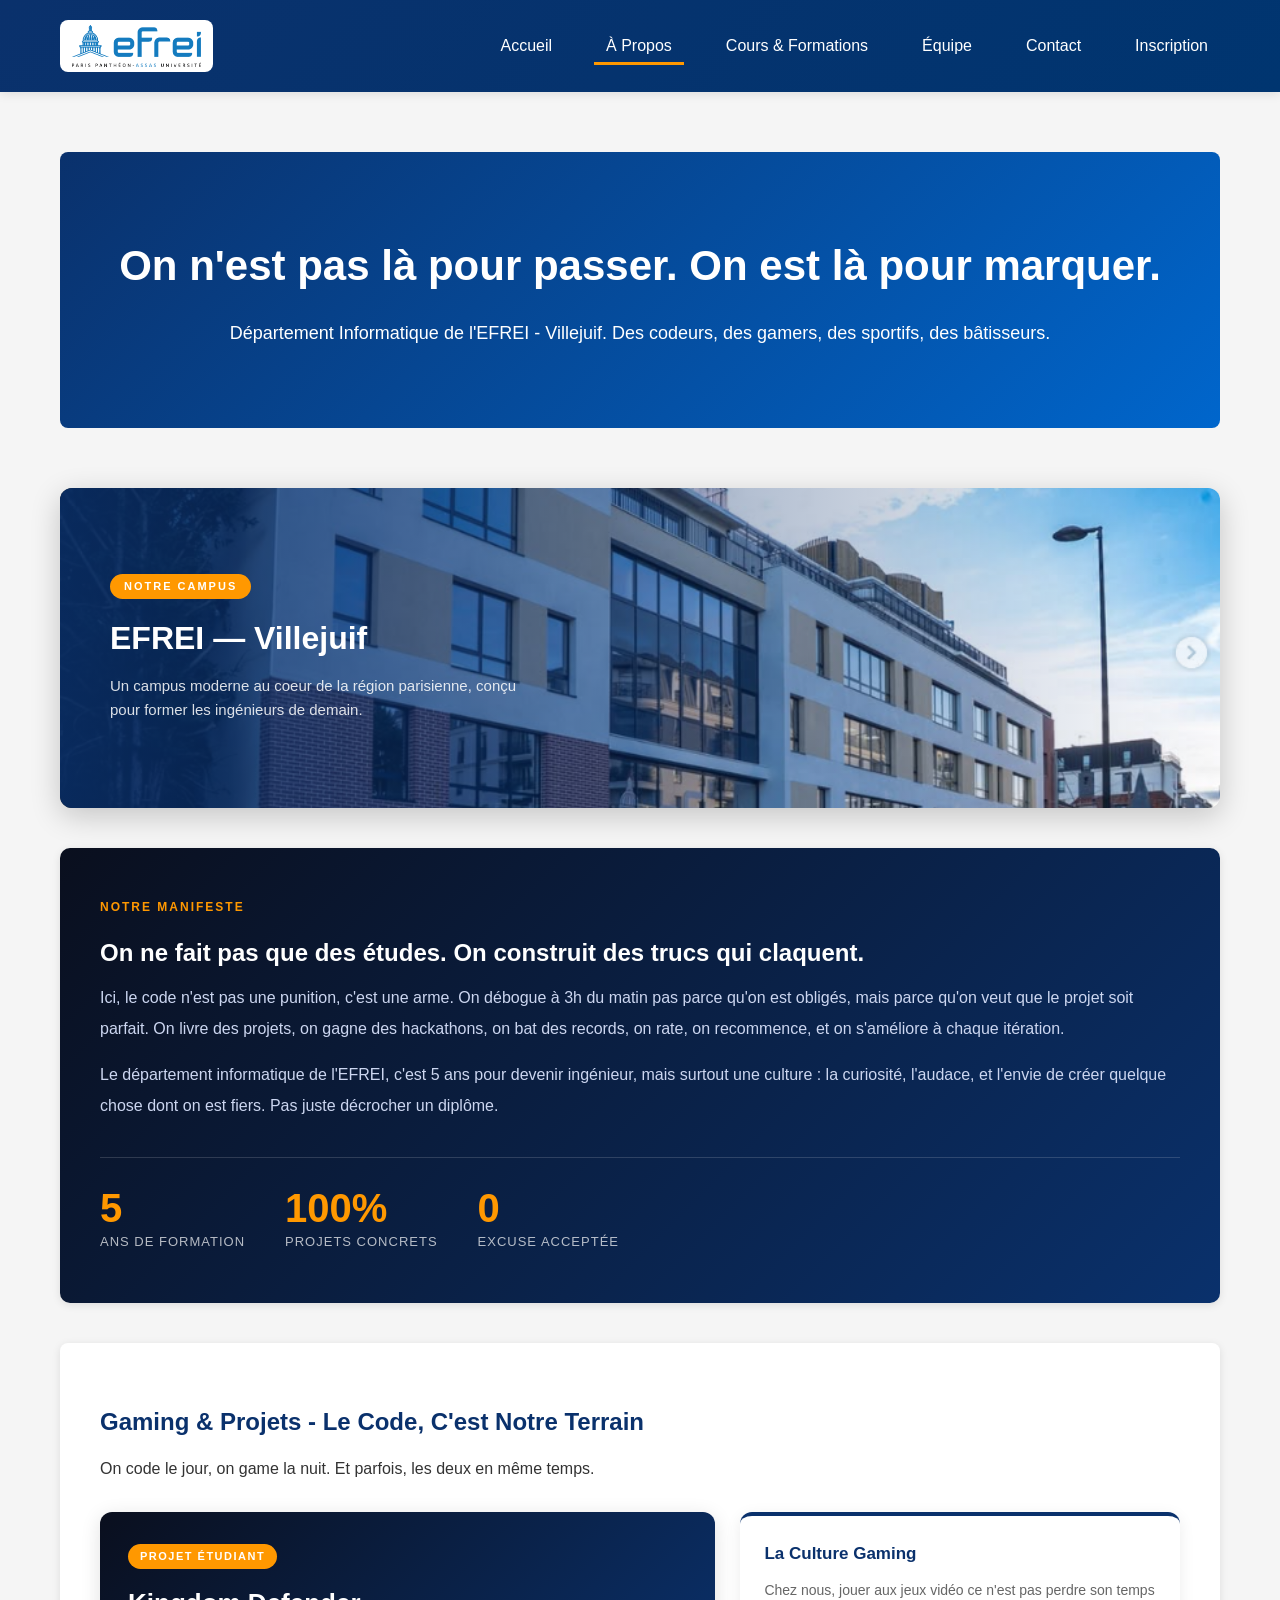
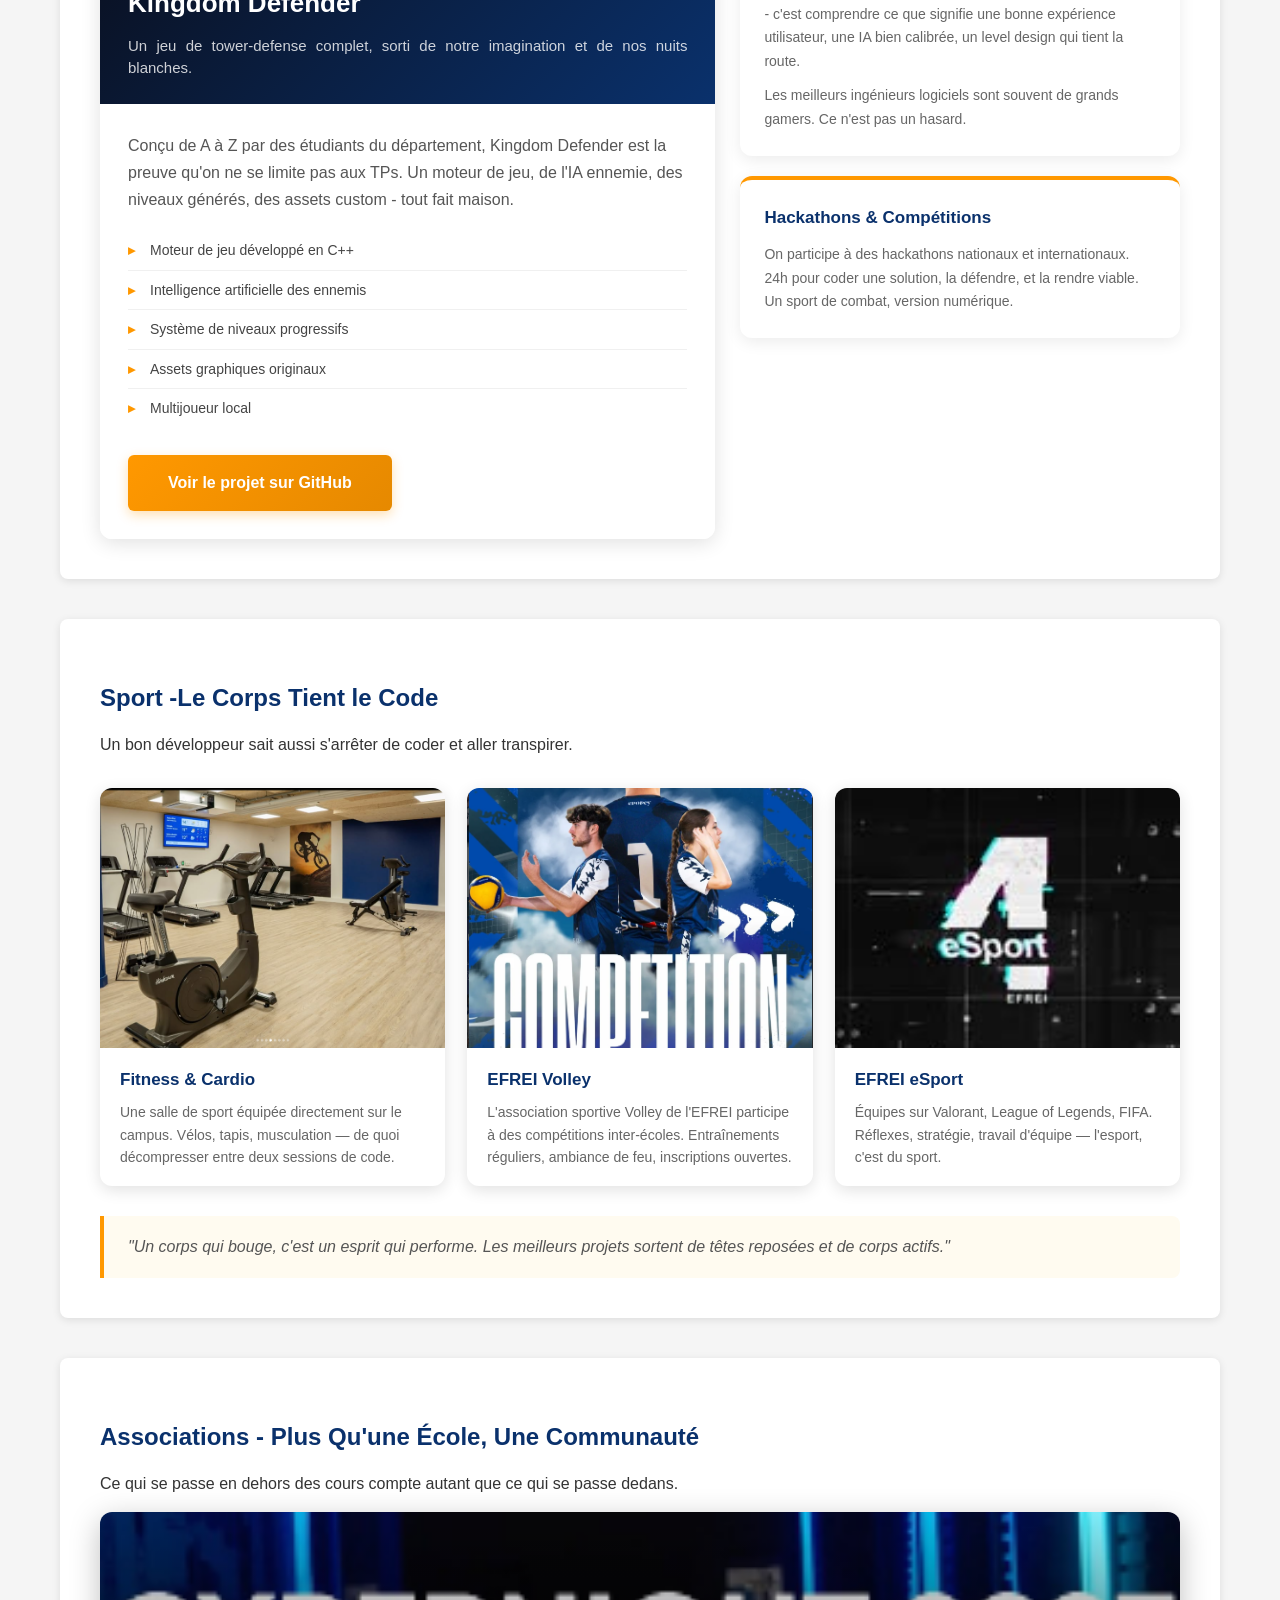
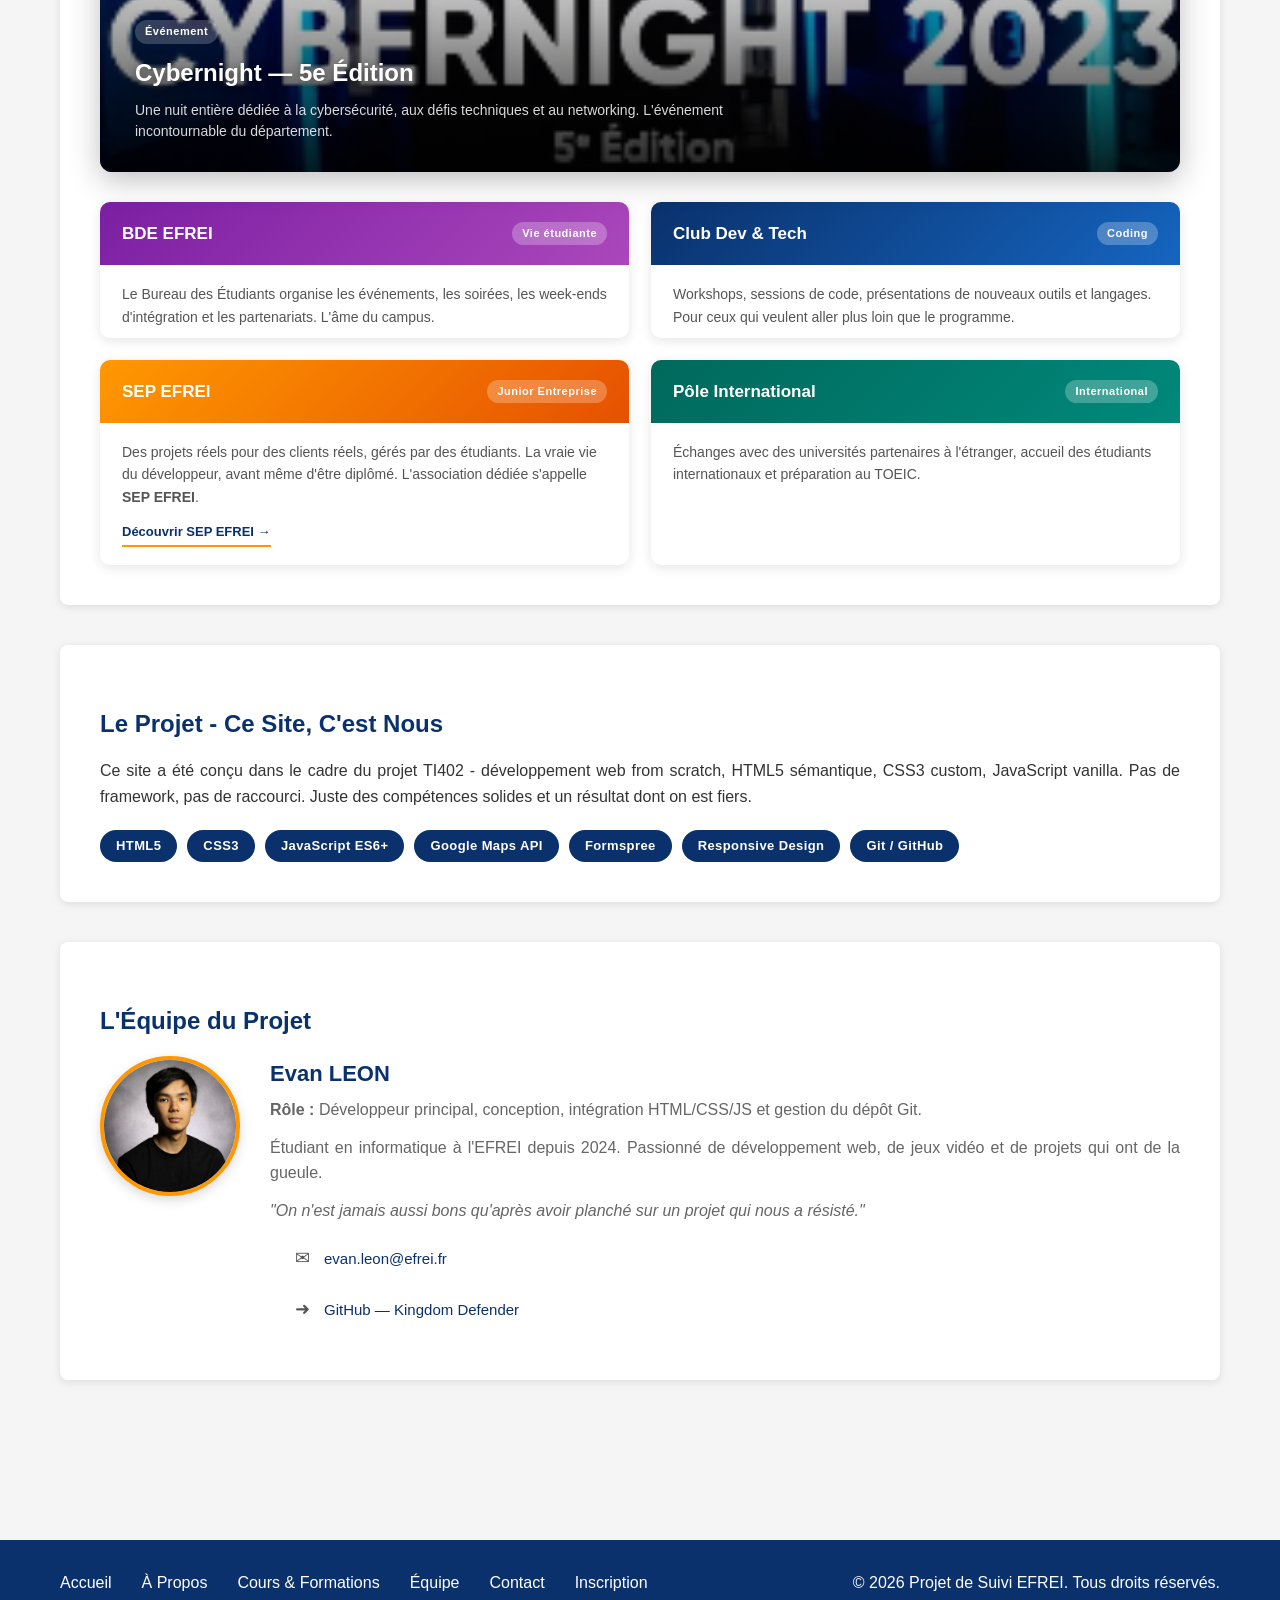
<file: pages/apropos.html>
<!DOCTYPE html>
<html lang="fr">
<head>
    <meta charset="UTF-8">
    <meta name="viewport" content="width=device-width, initial-scale=1.0">
    <title>À Propos - Département Informatique EFREI</title>
    <link rel="stylesheet" href="../styles.css">
    <script type="text/javascript" src="../script.js" defer></script>
</head>

<body>
    <header class="header">
        <div class="container">
            <div class="logo">
                <a href="../index.html">
                    <img src="../images/logoefrei.png" alt="EFREI Logo" class="logo-img">
                </a>
            </div>
            <nav class="nav-main">
                <ul>
                    <li><a href="../index.html">Accueil</a></li>
                    <li><a href="apropos.html" class="active">À Propos</a></li>
                    <li><a href="cours.html">Cours &amp; Formations</a></li>
                    <li><a href="equipe.html">Équipe</a></li>
                    <li><a href="contact.html">Contact</a></li>
                    <li><a href="inscription.html">Inscription</a></li>
                </ul>
            </nav>
        </div>
    </header>

    <main class="main-content">
        <div class="container">

            <!-- HERO -->
            <section class="hero">
                <h2>On n'est pas là pour passer. On est là pour marquer.</h2>
                <p>Département Informatique de l'EFREI - Villejuif. Des codeurs, des gamers, des sportifs, des bâtisseurs.</p>
            </section>

            <!-- CAMPUS BANNER -->
            <section class="campus-banner">
                <img src="../images/campus-efrei.jpg.png" alt="Campus EFREI Villejuif" class="campus-img">
                <div class="campus-overlay">
                    <span class="campus-tag">Notre Campus</span>
                    <h3>EFREI — Villejuif</h3>
                    <p>Un campus moderne au coeur de la région parisienne, conçu pour former les ingénieurs de demain.</p>
                </div>
            </section>

            <!-- MANIFESTE -->
            <section class="content-section manifeste-section">
                <div class="manifeste-inner">
                    <p class="manifeste-label">Notre Manifeste</p>
                    <h3 class="manifeste-title">On ne fait pas que des études. On construit des trucs qui claquent.</h3>
                    <p class="manifeste-body">
                        Ici, le code n'est pas une punition, c'est une arme. On débogue à 3h du matin
                        pas parce qu'on est obligés, mais parce qu'on veut que le projet soit parfait.
                        On livre des projets, on gagne des hackathons, on bat des records, on rate, on recommence,
                        et on s'améliore à chaque itération.
                    </p>
                    <p class="manifeste-body">
                        Le département informatique de l'EFREI, c'est 5 ans pour devenir ingénieur,
                        mais surtout une culture : la curiosité, l'audace, et l'envie de créer quelque
                        chose dont on est fiers. Pas juste décrocher un diplôme.
                    </p>
                    <div class="manifeste-stats">
                        <div class="manifeste-stat">
                            <span class="manifeste-stat-num">5</span>
                            <span class="manifeste-stat-lbl">ans de formation</span>
                        </div>
                        <div class="manifeste-stat">
                            <span class="manifeste-stat-num">100%</span>
                            <span class="manifeste-stat-lbl">projets concrets</span>
                        </div>
                        <div class="manifeste-stat">
                            <span class="manifeste-stat-num">0</span>
                            <span class="manifeste-stat-lbl">excuse acceptée</span>
                        </div>
                    </div>
                </div>
            </section>

            <!-- JEUX VIDEO -->
            <section class="content-section">
                <h3>Gaming &amp; Projets - Le Code, C'est Notre Terrain</h3>
                <p>On code le jour, on game la nuit. Et parfois, les deux en même temps.</p>

                <div class="gaming-layout">
                    <div class="gaming-card-main">
                        <div class="gaming-card-header">
                            <span class="gaming-badge">Projet étudiant</span>
                            <h4>Kingdom Defender</h4>
                            <p class="gaming-subtitle">Un jeu de tower-defense complet, sorti de notre imagination et de nos nuits blanches.</p>
                        </div>
                        <div class="gaming-card-body">
                            <p>
                                Conçu de A à Z par des étudiants du département, Kingdom Defender est la preuve
                                qu'on ne se limite pas aux TPs. Un moteur de jeu, de l'IA ennemie, des niveaux
                                générés, des assets custom - tout fait maison.
                            </p>
                            <ul class="gaming-features">
                                <li>Moteur de jeu développé en C++</li>
                                <li>Intelligence artificielle des ennemis</li>
                                <li>Système de niveaux progressifs</li>
                                <li>Assets graphiques originaux</li>
                                <li>Multijoueur local</li>
                            </ul>
                            <a href="https://github.com/JeanChipo/Kingdom_Defender" target="_blank" rel="noopener" class="download-button gaming-btn">
                                Voir le projet sur GitHub
                            </a>
                        </div>
                    </div>

                    <div class="gaming-aside">
                        <div class="gaming-culture-card">
                            <h4>La Culture Gaming</h4>
                            <p>Chez nous, jouer aux jeux vidéo ce n'est pas perdre son temps - c'est comprendre ce que signifie une bonne expérience utilisateur, une IA bien calibrée, un level design qui tient la route.</p>
                            <p>Les meilleurs ingénieurs logiciels sont souvent de grands gamers. Ce n'est pas un hasard.</p>
                        </div>
                        <div class="gaming-culture-card gaming-culture-alt">
                            <h4>Hackathons &amp; Compétitions</h4>
                            <p>On participe à des hackathons nationaux et internationaux. 24h pour coder une solution, la défendre, et la rendre viable. Un sport de combat, version numérique.</p>
                        </div>
                    </div>
                </div>
            </section>

            <!-- SPORT -->
            <section class="content-section">
                <h3>Sport -Le Corps Tient le Code</h3>
                <p>Un bon développeur sait aussi s'arrêter de coder et aller transpirer.</p>

                <div class="sport-photo-grid-3">
                    <div class="sport-photo-card">
                        <img src="../images/salle-sport.jpg.png" alt="Salle de sport EFREI" class="sport-photo-img-lg">
                        <div class="sport-photo-body">
                            <h4>Fitness &amp; Cardio</h4>
                            <p>Une salle de sport équipée directement sur le campus. Vélos, tapis, musculation — de quoi décompresser entre deux sessions de code.</p>
                        </div>
                    </div>
                    <div class="sport-photo-card">
                        <img src="../images/efrei-volley.jpg.png" alt="EFREI Volley" class="sport-photo-img-lg">
                        <div class="sport-photo-body">
                            <h4>EFREI Volley</h4>
                            <p>L'association sportive Volley de l'EFREI participe à des compétitions inter-écoles. Entraînements réguliers, ambiance de feu, inscriptions ouvertes.</p>
                        </div>
                    </div>
                    <div class="sport-photo-card">
                        <img src="../images/esport-efrei.jpg.jpg" alt="EFREI eSport" class="sport-photo-img-lg">
                        <div class="sport-photo-body">
                            <h4>EFREI eSport</h4>
                            <p>Équipes sur Valorant, League of Legends, FIFA. Réflexes, stratégie, travail d'équipe — l'esport, c'est du sport.</p>
                        </div>
                    </div>
                </div>

                <blockquote class="sport-quote">
                    "Un corps qui bouge, c'est un esprit qui performe. Les meilleurs projets sortent de têtes reposées et de corps actifs."
                </blockquote>
            </section>

            <!-- ASSOCIATIONS -->
            <section class="content-section">
                <h3>Associations - Plus Qu'une École, Une Communauté</h3>
                <p>Ce qui se passe en dehors des cours compte autant que ce qui se passe dedans.</p>

                <!-- Cybernight — carte photo mise en avant -->
                <div class="cybernight-card">
                    <img src="../images/cybernight.jpg.png" alt="Cybernight 2023" class="cybernight-img">
                    <div class="cybernight-overlay">
                        <span class="asso-tag">Événement</span>
                        <h4>Cybernight — 5e Édition</h4>
                        <p>Une nuit entière dédiée à la cybersécurité, aux défis techniques et au networking. L'événement incontournable du département.</p>
                    </div>
                </div>

                <div class="asso-grid">
                    <div class="asso-card">
                        <div class="asso-card-header asso-bde">
                            <h4>BDE EFREI</h4>
                            <span class="asso-tag">Vie étudiante</span>
                        </div>
                        <p>Le Bureau des Étudiants organise les événements, les soirées, les week-ends d'intégration et les partenariats. L'âme du campus.</p>
                    </div>
                    <div class="asso-card">
                        <div class="asso-card-header asso-tech">
                            <h4>Club Dev &amp; Tech</h4>
                            <span class="asso-tag">Coding</span>
                        </div>
                        <p>Workshops, sessions de code, présentations de nouveaux outils et langages. Pour ceux qui veulent aller plus loin que le programme.</p>
                    </div>
                    <div class="asso-card">
                        <div class="asso-card-header asso-junior">
                            <h4>SEP EFREI</h4>
                            <span class="asso-tag">Junior Entreprise</span>
                        </div>
                        <p>Des projets réels pour des clients réels, gérés par des étudiants. La vraie vie du développeur, avant même d'être diplômé. L'association dédiée s'appelle <strong>SEP EFREI</strong>.</p>
                        <a href="https://etudiant.sepefrei.fr" target="_blank" rel="noopener" class="asso-link">Découvrir SEP EFREI &rarr;</a>
                    </div>
                    <div class="asso-card">
                        <div class="asso-card-header asso-inter">
                            <h4>Pôle International</h4>
                            <span class="asso-tag">International</span>
                        </div>
                        <p>Échanges avec des universités partenaires à l'étranger, accueil des étudiants internationaux et préparation au TOEIC.</p>
                    </div>
                </div>
            </section>

            <!-- LE PROJET TECHNIQUE -->
            <section class="content-section">
                <h3>Le Projet - Ce Site, C'est Nous</h3>
                <p>
                    Ce site a été conçu dans le cadre du projet TI402 - développement web from scratch,
                    HTML5 sémantique, CSS3 custom, JavaScript vanilla. Pas de framework, pas de raccourci.
                    Juste des compétences solides et un résultat dont on est fiers.
                </p>
                <div class="tech-tags">
                    <span class="tech-tag">HTML5</span>
                    <span class="tech-tag">CSS3</span>
                    <span class="tech-tag">JavaScript ES6+</span>
                    <span class="tech-tag">Google Maps API</span>
                    <span class="tech-tag">Formspree</span>
                    <span class="tech-tag">Responsive Design</span>
                    <span class="tech-tag">Git / GitHub</span>
                </div>
            </section>

            <!-- L'ÉQUIPE -->
            <section class="content-section">
                <h3>L'Équipe du Projet</h3>
                <div class="contact-profile">
                    <img src="../images/evan.png" alt="Evan LEON" class="contact-photo">
                    <div class="contact-info">
                        <h4>Evan LEON</h4>
                        <p><strong>Rôle :</strong> Développeur principal, conception, intégration HTML/CSS/JS et gestion du dépôt Git.</p>
                        <p>Étudiant en informatique à l'EFREI depuis 2024. Passionné de développement web, de jeux vidéo et de projets qui ont de la gueule.</p>
                        <p><em>"On n'est jamais aussi bons qu'après avoir planché sur un projet qui nous a résisté."</em></p>
                        <ul class="contact-details">
                            <li><span class="contact-icon">&#x2709;</span> <a href="mailto:evan.leon@efrei.fr">evan.leon@efrei.fr</a></li>
                            <li><span class="contact-icon">&#x279C;</span> <a href="https://github.com/JeanChipo/Kingdom_Defender" target="_blank" rel="noopener">GitHub — Kingdom Defender</a></li>
                        </ul>
                    </div>
                </div>
            </section>

        </div>
    </main>

    <!-- Footer -->
    <footer class="footer">
        <div class="container">
            <nav class="nav-footer">
                <ul>
                    <li><a href="../index.html">Accueil</a></li>
                    <li><a href="apropos.html">À Propos</a></li>
                    <li><a href="cours.html">Cours &amp; Formations</a></li>
                    <li><a href="equipe.html">Équipe</a></li>
                    <li><a href="contact.html">Contact</a></li>
                    <li><a href="inscription.html">Inscription</a></li>
                </ul>
            </nav>
            <p>&copy; 2026 Projet de Suivi EFREI. Tous droits réservés.</p>
        </div>
    </footer>
</body>
</html>
</file>
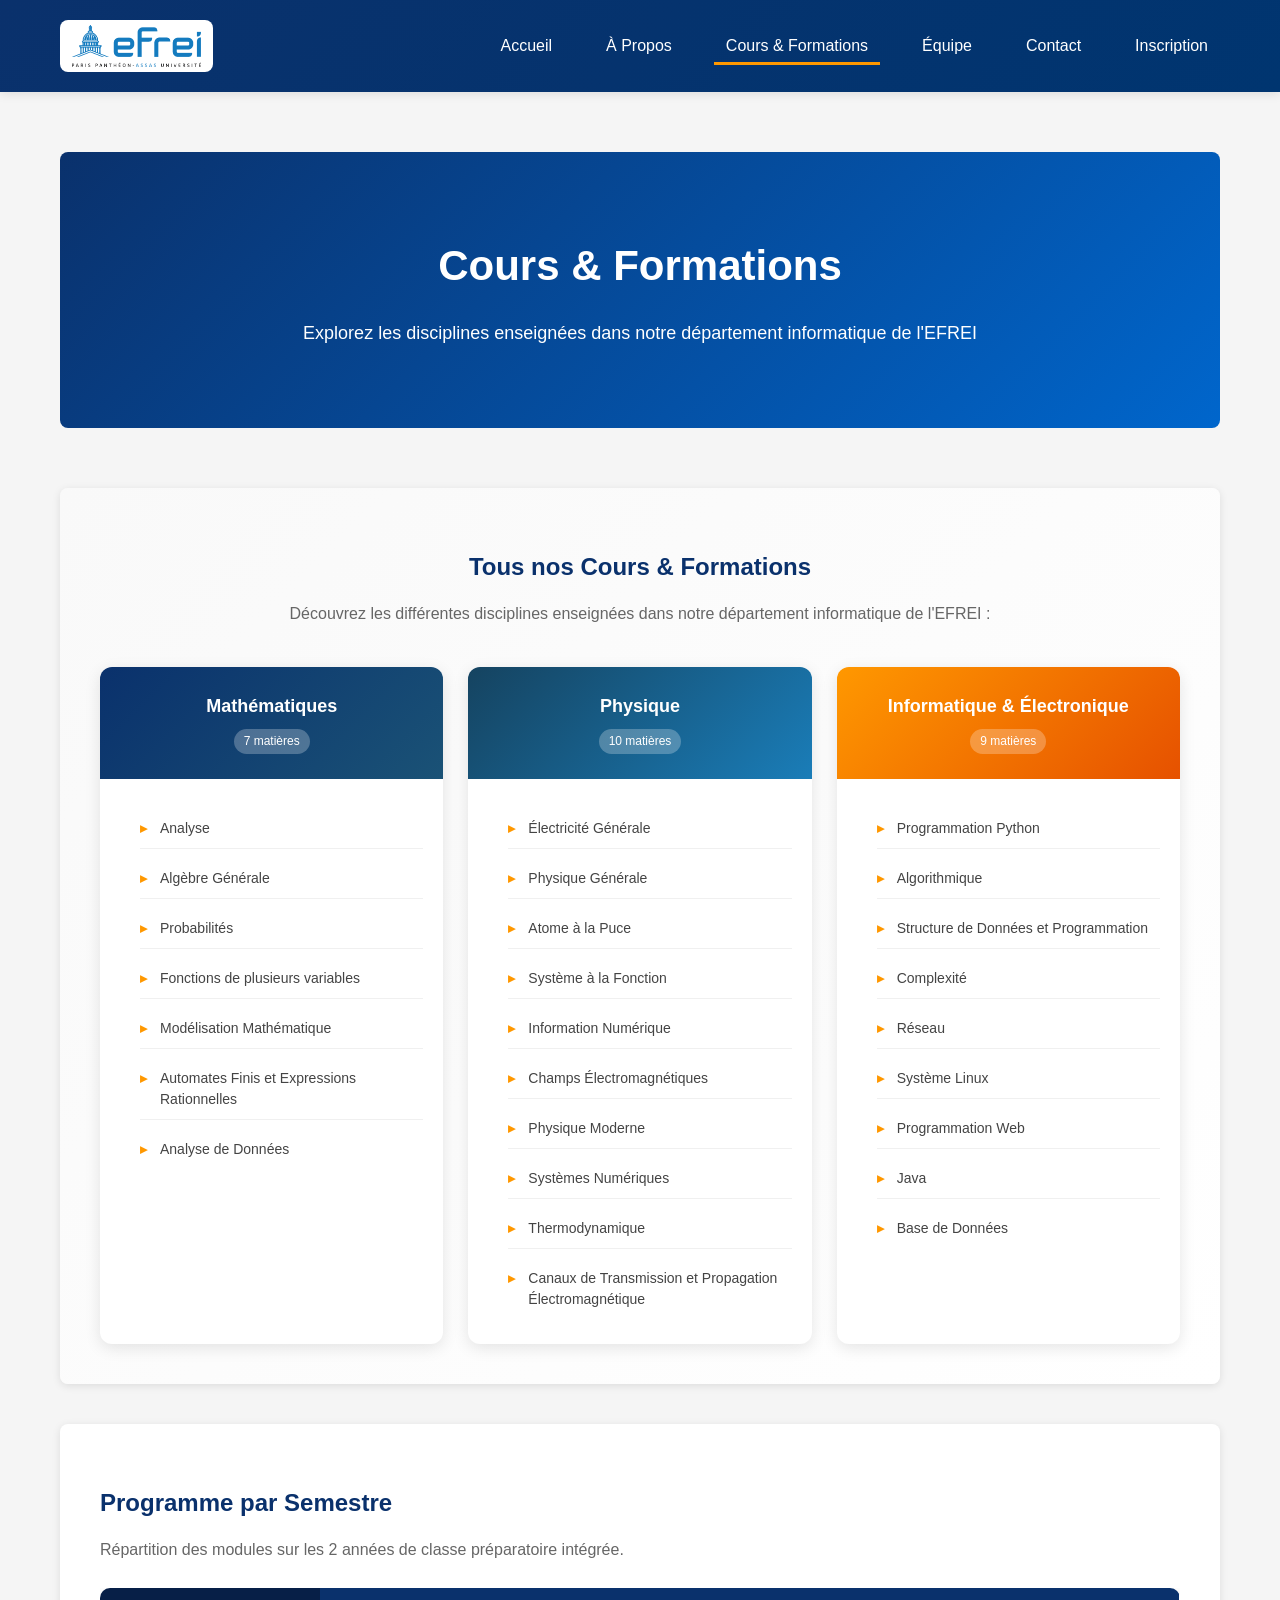
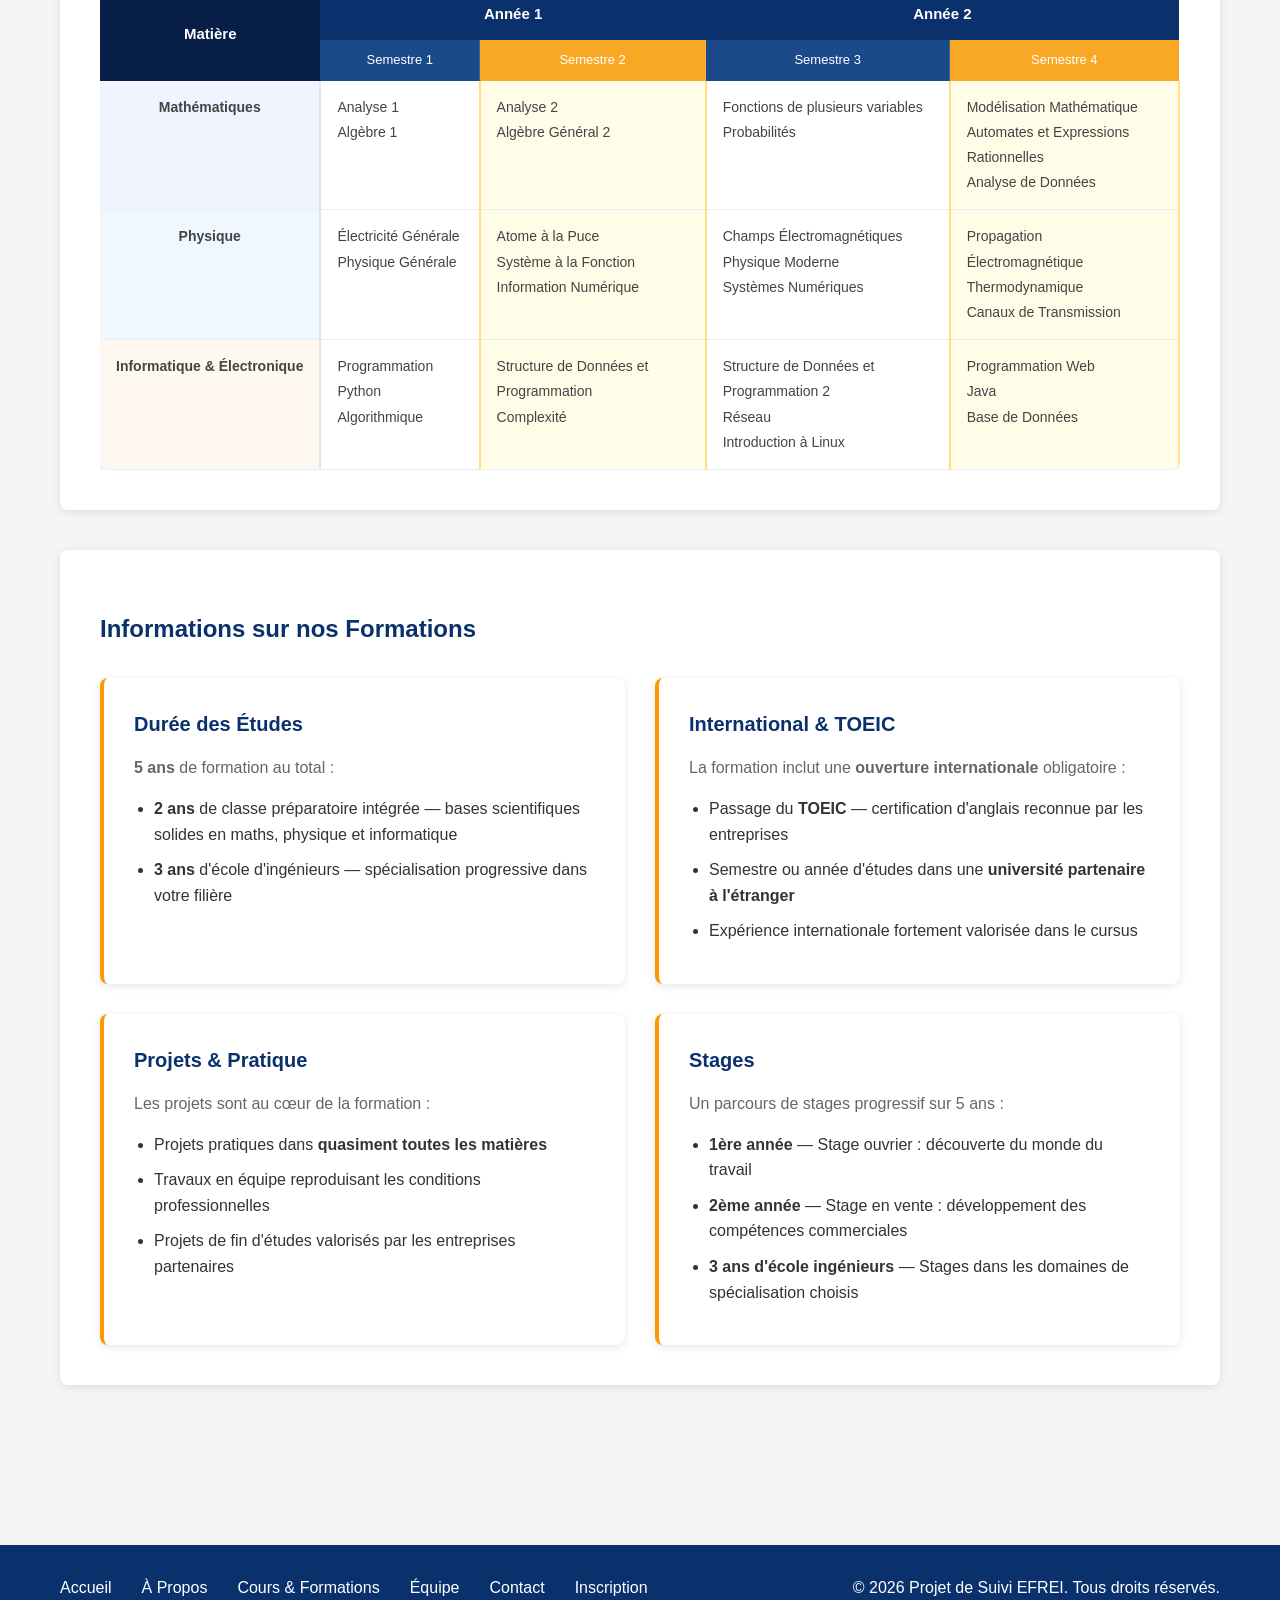
<file: pages/cours.html>
<!DOCTYPE html>
<html lang="fr">
<head>
    <meta charset="UTF-8">
    <meta name="viewport" content="width=device-width, initial-scale=1.0">
    <title>Cours & Formations - Projet de Suivi</title>
    <link rel="stylesheet" href="../styles.css">
    <script type="text/javascript" src="../script.js" defer></script>
</head>

<body>
    <header class="header">
        <div class="container">
            <div class="logo">
                <a href="../index.html">
                    <img src="../images/logoefrei.png" alt="EFREI Logo" class="logo-img">
                </a>
            </div>
            <nav class="nav-main">
                <ul>
                    <li><a href="../index.html">Accueil</a></li>
                    <li><a href="apropos.html">À Propos</a></li>
                    <li><a href="cours.html" class="active">Cours & Formations</a></li>
                    <li><a href="equipe.html">Équipe</a></li>
                    <li><a href="contact.html">Contact</a></li>
                    <li><a href="inscription.html">Inscription</a></li>
                </ul>
            </nav>
        </div>
    </header>

    <main class="main-content">
        <div class="container">

            <section class="hero">
                <h2>Cours & Formations</h2>
                <p>Explorez les disciplines enseignées dans notre département informatique de l'EFREI</p>
            </section>

            <section class="content-section courses-section">
                <h3>Tous nos Cours & Formations</h3>
                <p>Découvrez les différentes disciplines enseignées dans notre département informatique de l'EFREI :</p>

                <div class="courses-grid-3">

                    <div class="course-card-v2">
                        <div class="course-card-header math">
                            <h4>Mathématiques</h4>
                            <span class="course-count">7 matières</span>
                        </div>
                        <ul class="course-card-list">
                            <li>Analyse</li>
                            <li>Algèbre Générale</li>
                            <li>Probabilités</li>
                            <li>Fonctions de plusieurs variables</li>
                            <li>Modélisation Mathématique</li>
                            <li>Automates Finis et Expressions Rationnelles</li>
                            <li>Analyse de Données</li>
                        </ul>
                    </div>

                    <div class="course-card-v2">
                        <div class="course-card-header physique">
                            <h4>Physique</h4>
                            <span class="course-count">10 matières</span>
                        </div>
                        <ul class="course-card-list">
                            <li>Électricité Générale</li>
                            <li>Physique Générale</li>
                            <li>Atome à la Puce</li>
                            <li>Système à la Fonction</li>
                            <li>Information Numérique</li>
                            <li>Champs Électromagnétiques</li>
                            <li>Physique Moderne</li>
                            <li>Systèmes Numériques</li>
                            <li>Thermodynamique</li>
                            <li>Canaux de Transmission et Propagation Électromagnétique</li>
                        </ul>
                    </div>

                    <div class="course-card-v2">
                        <div class="course-card-header info">
                            <h4>Informatique & Électronique</h4>
                            <span class="course-count">9 matières</span>
                        </div>
                        <ul class="course-card-list">
                            <li>Programmation Python</li>
                            <li>Algorithmique</li>
                            <li>Structure de Données et Programmation</li>
                            <li>Complexité</li>
                            <li>Réseau</li>
                            <li>Système Linux</li>
                            <li>Programmation Web</li>
                            <li>Java</li>
                            <li>Base de Données</li>
                        </ul>
                    </div>

                </div>
            </section>

            <section class="content-section">
                <h3>Programme par Semestre</h3>
                <p style="color:#666; margin-bottom:25px;">Répartition des modules sur les 2 années de classe préparatoire intégrée.</p>
                <div class="table-wrapper">
                    <table class="formations-table">
                        <thead>
                            <tr>
                                <th scope="col" rowspan="2">Matière</th>
                                <th scope="colgroup" colspan="2">Année 1</th>
                                <th scope="colgroup" colspan="2">Année 2</th>
                            </tr>
                            <tr>
                                <th scope="col">Semestre 1</th>
                                <th scope="col">Semestre 2</th>
                                <th scope="col">Semestre 3</th>
                                <th scope="col">Semestre 4</th>
                            </tr>
                        </thead>
                        <tbody>
                            <tr>
                                <td class="matiere-label math-label">Mathématiques</td>
                                <td>Analyse 1<br>Algèbre 1</td>
                                <td>Analyse 2<br>Algèbre Général 2</td>
                                <td>Fonctions de plusieurs variables<br>Probabilités</td>
                                <td>Modélisation Mathématique<br>Automates et Expressions Rationnelles<br>Analyse de Données</td>
                            </tr>
                            <tr>
                                <td class="matiere-label physique-label">Physique</td>
                                <td>Électricité Générale<br>Physique Générale</td>
                                <td>Atome à la Puce<br>Système à la Fonction<br>Information Numérique</td>
                                <td>Champs Électromagnétiques<br>Physique Moderne<br>Systèmes Numériques</td>
                                <td>Propagation Électromagnétique<br>Thermodynamique<br>Canaux de Transmission</td>
                            </tr>
                            <tr>
                                <td class="matiere-label info-label">Informatique &amp; Électronique</td>
                                <td>Programmation Python<br>Algorithmique</td>
                                <td>Structure de Données et Programmation<br>Complexité</td>
                                <td>Structure de Données et Programmation 2<br>Réseau<br>Introduction à Linux</td>
                                <td>Programmation Web<br>Java<br>Base de Données</td>
                            </tr>
                        </tbody>
                    </table>
                </div>
            </section>

            <section class="content-section">
                <h3>Informations sur nos Formations</h3>
                <div class="cards-2x2">
                    <div class="card">
                        <h4>Durée des Études</h4>
                        <p><strong>5 ans</strong> de formation au total :</p>
                        <ul>
                            <li><strong>2 ans</strong> de classe préparatoire intégrée — bases scientifiques solides en maths, physique et informatique</li>
                            <li><strong>3 ans</strong> d'école d'ingénieurs — spécialisation progressive dans votre filière</li>
                        </ul>
                    </div>
                    <div class="card">
                        <h4>International & TOEIC</h4>
                        <p>La formation inclut une <strong>ouverture internationale</strong> obligatoire :</p>
                        <ul>
                            <li>Passage du <strong>TOEIC</strong> — certification d'anglais reconnue par les entreprises</li>
                            <li>Semestre ou année d'études dans une <strong>université partenaire à l'étranger</strong></li>
                            <li>Expérience internationale fortement valorisée dans le cursus</li>
                        </ul>
                    </div>
                    <div class="card">
                        <h4>Projets & Pratique</h4>
                        <p>Les projets sont au c&#339;ur de la formation :</p>
                        <ul>
                            <li>Projets pratiques dans <strong>quasiment toutes les matières</strong></li>
                            <li>Travaux en équipe reproduisant les conditions professionnelles</li>
                            <li>Projets de fin d'études valorisés par les entreprises partenaires</li>
                        </ul>
                    </div>
                    <div class="card">
                        <h4>Stages</h4>
                        <p>Un parcours de stages progressif sur 5 ans :</p>
                        <ul>
                            <li><strong>1ère année</strong> — Stage ouvrier : découverte du monde du travail</li>
                            <li><strong>2ème année</strong> — Stage en vente : développement des compétences commerciales</li>
                            <li><strong>3 ans d'école ingénieurs</strong> — Stages dans les domaines de spécialisation choisis</li>
                        </ul>
                    </div>
                </div>
            </section>
        </div>
    </main>

    <!-- Footer -->
    <footer class="footer">
        <div class="container">
            <nav class="nav-footer">
                <ul>
                    <li><a href="../index.html">Accueil</a></li>
                    <li><a href="apropos.html">À Propos</a></li>
                    <li><a href="cours.html">Cours & Formations</a></li>
                    <li><a href="equipe.html">Équipe</a></li>
                    <li><a href="contact.html">Contact</a></li>
                    <li><a href="inscription.html">Inscription</a></li>
                </ul>
            </nav>
            <p>&copy; 2026 Projet de Suivi EFREI. Tous droits réservés.</p>
        </div>
    </footer>
</body>
</html>
</file>
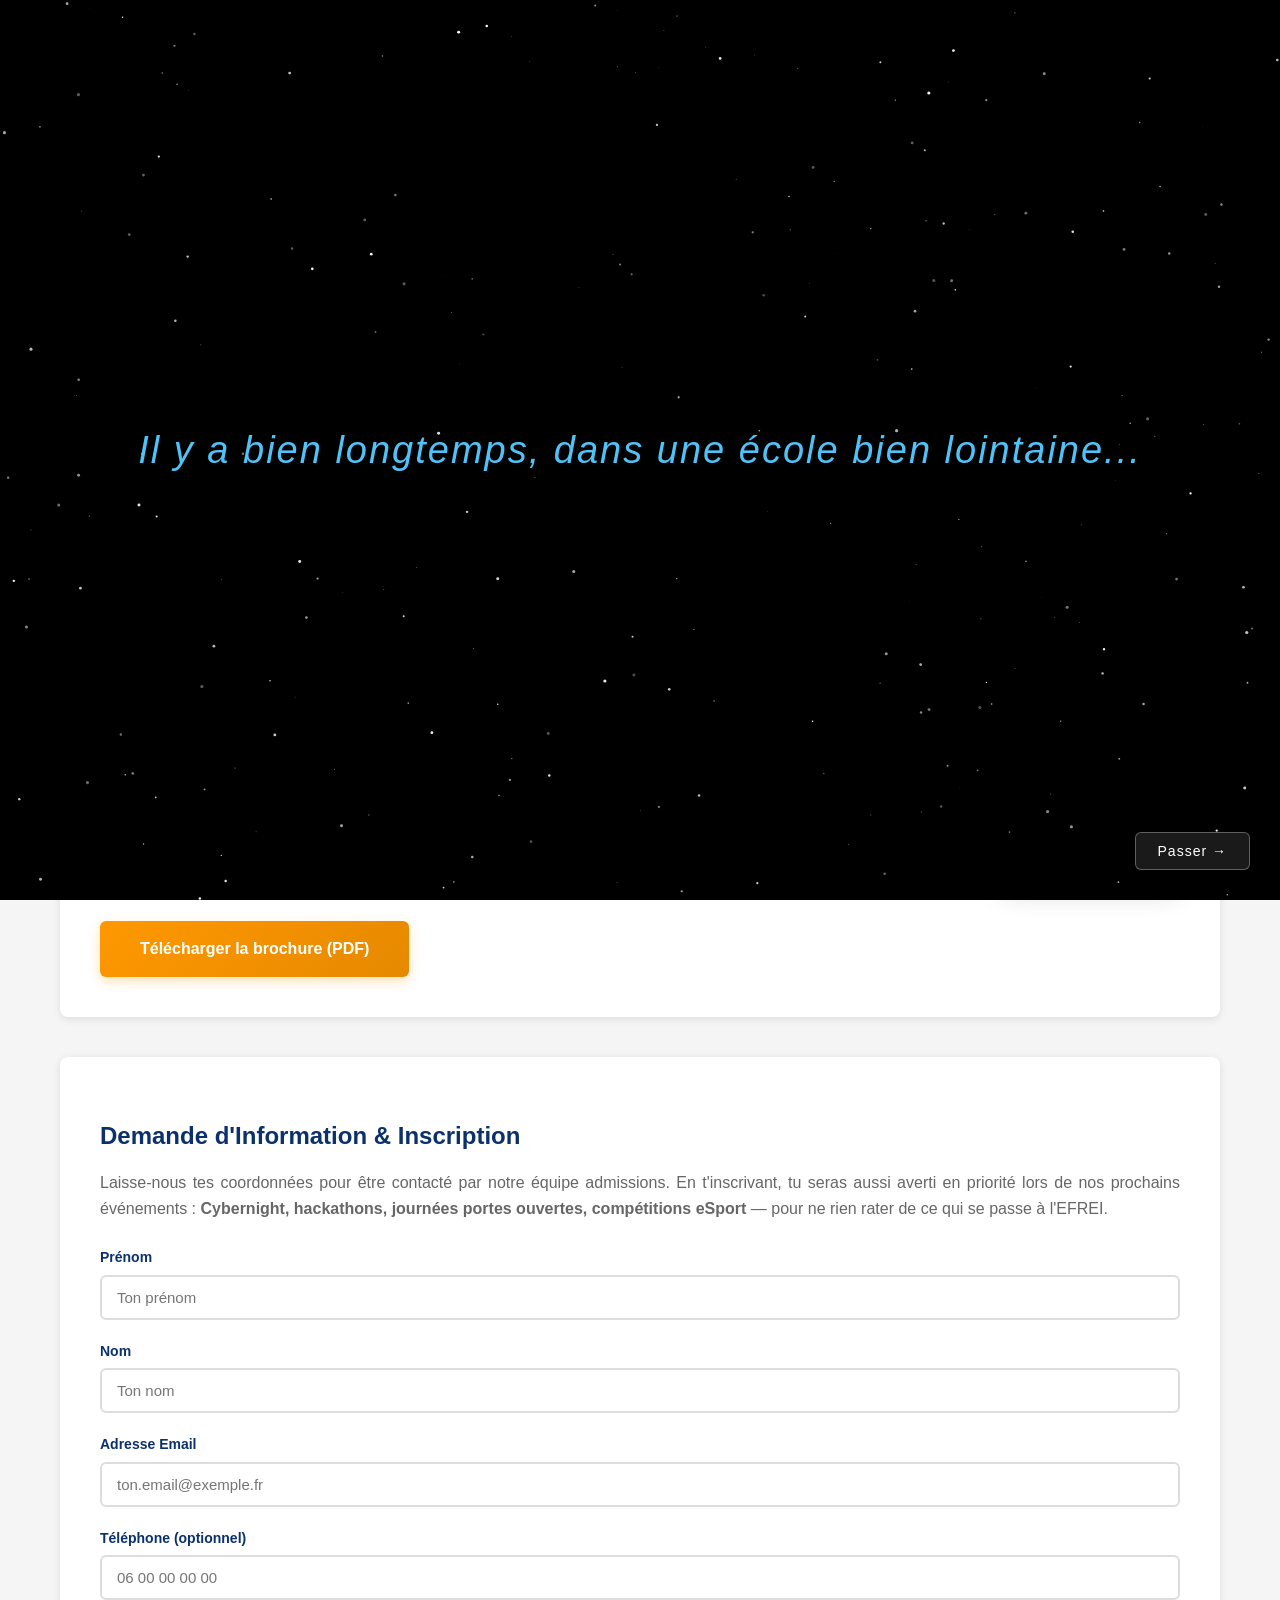
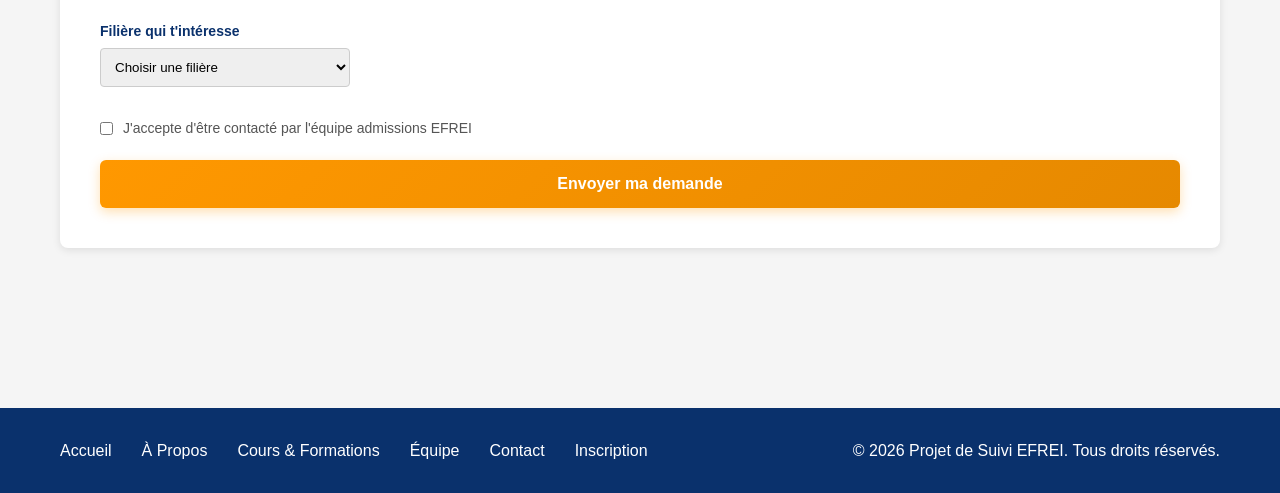
<file: pages/inscription.html>
<!DOCTYPE html>
<html lang="fr">
<head>
    <meta charset="UTF-8">
    <meta name="viewport" content="width=device-width, initial-scale=1.0">
    <title>Inscription - Département Informatique EFREI</title>
    <link rel="stylesheet" href="../styles.css">
    <script type="text/javascript" src="../script.js" defer></script>
</head>

<body>

    <!-- ===== INTRO STAR WARS ===== -->
    <div id="sw-intro" class="sw-intro">
        <canvas id="sw-canvas" class="sw-canvas"></canvas>

        <div id="sw-faraway" class="sw-faraway">
            Il y a bien longtemps, dans une école bien lointaine...
        </div>

        <div id="sw-ship" class="sw-ship">
            <svg xmlns="http://www.w3.org/2000/svg" viewBox="0 0 220 70" width="220" height="70">
                <ellipse cx="12" cy="35" rx="16" ry="7" fill="#ff6d00"/>
                <ellipse cx="7" cy="35" rx="9" ry="4" fill="#ffeb3b"/>
                <ellipse cx="115" cy="35" rx="95" ry="22" fill="#90a4ae"/>
                <polygon points="55,35 28,8 85,18" fill="#607d8b"/>
                <polygon points="55,35 28,62 85,52" fill="#607d8b"/>
                <ellipse cx="28" cy="35" rx="10" ry="14" fill="#455a64" stroke="#263238" stroke-width="1.5"/>
                <ellipse cx="158" cy="30" rx="22" ry="16" fill="#4fc3f7" opacity="0.85"/>
                <ellipse cx="163" cy="27" rx="9" ry="6" fill="white" opacity="0.35"/>
                <polygon points="210,35 172,24 172,46" fill="#ff9800"/>
            </svg>
        </div>

        <div id="sw-scene" class="sw-crawl-scene">
            <div class="sw-crawl">
                <div class="sw-crawl-content">
                    <p class="sw-episode-label">&#201;PISODE I</p>
                    <h2 class="sw-crawl-title">L'INSCRIPTION SUP&#x00CA;ME</h2>
                    <p>La galaxie num&#233;rique est en &#233;bullition. Une menace silencieuse plane sur les serveurs de l'univers : le manque d'ing&#233;nieurs qualifi&#233;s.</p>
                    <p>Le D&#233;partement Informatique de l'EFREI, bastion de la r&#233;sistance technologique &#224; Villejuif, lance un appel solennel aux jeunes talents de la galaxie.</p>
                    <p>Ceux qui oseront rejoindre ses rangs seront form&#233;s pendant 5 ans aux arts du code, de l'algorithme et du d&#233;bogage nocturne.</p>
                    <p>Un vaisseau de recrutement a &#233;t&#233; d&#233;p&#234;ch&#233; pour t'apporter cette invitation. Si tu lis ces mots, c'est que tu es le padawan que nous cherchions.</p>
                    <p>Compl&#232;te le formulaire ci-dessous. Que la Force du code soit avec toi.</p>
                </div>
            </div>
        </div>

        <button onclick="skipIntro()" class="sw-skip">Passer &#8594;</button>
    </div>

    <!-- ===== PAGE NORMALE ===== -->
    <header class="header">
        <div class="container">
            <div class="logo">
                <a href="../index.html">
                    <img src="../images/logoefrei.png" alt="EFREI Logo" class="logo-img">
                </a>
            </div>
            <nav class="nav-main">
                <ul>
                    <li><a href="../index.html">Accueil</a></li>
                    <li><a href="apropos.html">&#192; Propos</a></li>
                    <li><a href="cours.html">Cours &amp; Formations</a></li>
                    <li><a href="equipe.html">&#201;quipe</a></li>
                    <li><a href="contact.html">Contact</a></li>
                    <li><a href="inscription.html" class="active">Inscription</a></li>
                </ul>
            </nav>
        </div>
    </header>

    <main class="main-content">
        <div class="container">
            <section class="hero">
                <h2>Rejoins l'Acad&#233;mie</h2>
                <p>T&#233;l&#233;charge la brochure officielle du Programme Grande &#201;cole et re&#231;ois toutes les informations pour int&#233;grer le D&#233;partement Informatique de l'EFREI.</p>
            </section>

            <!-- BROCHURE PREVIEW -->
            <section class="content-section brochure-preview-section">
                <div class="brochure-preview-layout">
                    <div class="brochure-info">
                        <h3>Brochure Programme Grande &#201;cole</h3>
                        <p>78 pages pour tout savoir sur la formation ing&#233;nieur EFREI : cursus, sp&#233;cialisations, vie &#233;tudiante, admissions et d&#233;bouch&#233;s.</p>
                        <ul class="brochure-highlights">
                            <li>13 sp&#233;cialisations (Majeures) au choix</li>
                            <li>4 grandes fili&#232;res : S&#233;curit&#233; &amp; R&#233;seaux, Data Science, IT, Syst&#232;mes Embarqu&#233;s</li>
                            <li>Cycle de 5 ans - Pr&#233;pa int&#233;gr&#233;e + &#201;cole Ing&#233;nieur</li>
                            <li>67 partenariats de double dipl&#244;me &#224; l'international</li>
                            <li>84% de satisfaction &#233;tudiante</li>
                        </ul>
                        <a href="../Brochure-PGE-EFREI.pdf" download class="download-button brochure-dl-btn">
                            T&#233;l&#233;charger la brochure (PDF)
                        </a>
                    </div>
                    <div class="brochure-cover">
                        <div class="brochure-cover-card">
                            <div class="brochure-cover-top">
                                <img src="../images/logoefrei.png" alt="EFREI" class="brochure-logo">
                            </div>
                            <div class="brochure-cover-body">
                                <p class="brochure-cover-label">PROGRAMME GRANDE &#201;COLE</p>
                                <p class="brochure-cover-title">Brochure Officielle</p>
                                <p class="brochure-cover-sub">Bac+5 — Dipl&#244;me d'Ing&#233;nieur CTI</p>
                            </div>
                        </div>
                    </div>
                </div>
            </section>

            <section class="content-section">
                <h3>Demande d'Information &amp; Inscription</h3>
                <p style="color:#666; margin-bottom:25px;">
                    Laisse-nous tes coordonn&#233;es pour &#234;tre contact&#233; par notre &#233;quipe admissions.
                    En t'inscrivant, tu seras aussi averti en priorit&#233; lors de nos prochains &#233;v&#233;nements :
                    <strong>Cybernight, hackathons, journ&#233;es portes ouvertes, comp&#233;titions eSport</strong> — pour ne rien rater de ce qui se passe &#224; l'EFREI.
                </p>

                <form class="inscription-form" id="inscription-form" method="POST" action="https://formspree.io/f/xaqvldge">
                    <input type="hidden" name="_subject" value="Nouvelle demande d'inscription EFREI">

                    <div class="form-group">
                        <label for="firstname">Pr&#233;nom</label>
                        <input type="text" id="firstname" name="firstname" placeholder="Ton pr&#233;nom" required>
                    </div>

                    <div class="form-group">
                        <label for="lastname">Nom</label>
                        <input type="text" id="lastname" name="lastname" placeholder="Ton nom" required>
                    </div>

                    <div class="form-group">
                        <label for="email">Adresse Email</label>
                        <input type="email" id="email" name="email" placeholder="ton.email@exemple.fr" required>
                    </div>

                    <div class="form-group">
                        <label for="phone">T&#233;l&#233;phone (optionnel)</label>
                        <input type="tel" id="phone" name="phone" placeholder="06 00 00 00 00">
                    </div>

                    <div class="form-group">
                        <label for="filiere">Fili&#232;re qui t'int&#233;resse</label>
                        <select id="filiere" name="filiere">
                            <option value=""> Choisir une fili&#232;re </option>
                            <option value="securite-reseaux">S&#233;curit&#233; &amp; R&#233;seaux</option>
                            <option value="data-science">Data Science &amp; IA</option>
                            <option value="information-technology">Information Technology</option>
                            <option value="systemes-embarques">Syst&#232;mes Embarqu&#233;s &amp; Robotique</option>
                            <option value="pas-encore">Je ne sais pas encore</option>
                        </select>
                    </div>

                    <div class="form-group checkbox">
                        <input type="checkbox" id="terms" name="terms" required>
                        <label for="terms">J'accepte d'&#234;tre contact&#233; par l'&#233;quipe admissions EFREI</label>
                    </div>

                    <button type="submit" class="download-button">Envoyer ma demande</button>
                </form>
            </section>
        </div>
    </main>

    <footer class="footer">
        <div class="container">
            <nav class="nav-footer">
                <ul>
                    <li><a href="../index.html">Accueil</a></li>
                    <li><a href="apropos.html">&#192; Propos</a></li>
                    <li><a href="cours.html">Cours &amp; Formations</a></li>
                    <li><a href="equipe.html">&#201;quipe</a></li>
                    <li><a href="contact.html">Contact</a></li>
                    <li><a href="inscription.html">Inscription</a></li>
                </ul>
            </nav>
            <p>&copy; 2026 Projet de Suivi EFREI. Tous droits r&#233;serv&#233;s.</p>
        </div>
    </footer>

    <!-- BILLET SPATIAL -->
    <div id="billet-modal" class="modal-overlay hidden">
        <div class="billet-box">
            <div class="billet-header">
                <div>
                    <div class="billet-airline">EFREI SPACE ACADEMY</div>
                    <div class="billet-route">TERRE &#8594; VILLEJUIF — SECTEUR INFORMATIQUE</div>
                </div>
                <div class="billet-class">CLASSE ING&#201;NIEUR</div>
            </div>
            <div class="billet-body">
                <div class="billet-field">
                    <span class="billet-label">PASSAGER</span>
                    <span id="billet-name" class="billet-value">--</span>
                </div>
                <div class="billet-field">
                    <span class="billet-label">EMAIL</span>
                    <span id="billet-email" class="billet-value billet-value-sm">--</span>
                </div>
                <div class="billet-row">
                    <div class="billet-field">
                        <span class="billet-label">DATE D'EMBARQUEMENT</span>
                        <span id="billet-date" class="billet-value billet-value-sm">--</span>
                    </div>
                    <div class="billet-field">
                        <span class="billet-label">N&#176; DE BILLET</span>
                        <span id="billet-number" class="billet-value">--</span>
                    </div>
                </div>
            </div>
            <div class="billet-separator">
                <span class="billet-cut">&#9997;</span>
            </div>
            <div class="billet-stub">
                <p class="billet-stub-text">Bienvenue dans l'Arm&#233;e du Code, Padawan. Ta formation commence maintenant.</p>
                <div class="billet-barcode"></div>
                <a href="../Brochure-PGE-EFREI.pdf" download class="billet-dl-link">
                    T&#233;l&#233;charger la brochure PGE &#8594;
                </a>
            </div>
            <button onclick="closeBillet()" class="billet-close-btn">Fermer</button>
        </div>
    </div>

    <div id="registration-toast" class="toast hide"></div>

</body>
</html>
</file>
<file: styles.css>
:root {
    --primary-color: #0A316C ;
    --secondary-color: #ff9800;
    --text-color: #333;
    --bg-color: #f5f5f5;
    --border-color: #ddd;
    --transition: all 0.3s ease;
}

* {
    margin: 0;
    padding: 0;
    box-sizing: border-box;
}

html {
    scroll-behavior: smooth;
}

body {
    font-family: 'Segoe UI', Tahoma, Geneva, Verdana, sans-serif;
    color: var(--text-color);
    background-color: var(--bg-color);
    line-height: 1.6;
}

.container {
    max-width: 1200px;
    margin: 0 auto;
    padding: 0 20px;
}

.header {
    background: linear-gradient(135deg, var(--primary-color) 0%, #003570 100%);
    color: white;
    padding: 20px 0;
    position: sticky;
    top: 0;
    z-index: 1000;
    box-shadow: 0 2px 10px rgba(0, 0, 0, 0.1);
}

.header .container {
    display: flex;
    justify-content: space-between;
    align-items: center;
    gap: 40px;
}

.logo h1 {
    font-size: 28px;
    font-weight: 700;
}

.logo-img {
    height: 52px;
    background: white;
    border-radius: 8px;
    padding: 5px 12px;
    display: block;
}

.nav-main ul {
    display: flex;
    list-style: none;
    gap: 30px;
}

.nav-main a {
    color: white;
    text-decoration: none;
    font-weight: 500;
    padding: 8px 12px;
    border-bottom: 3px solid transparent;
    transition: var(--transition);
}

.nav-main a:hover,
.nav-main a.active {
    border-bottom-color: var(--secondary-color);
}

.main-content {
    flex: 1;
    padding: 60px 0;
    min-height: calc(100vh - 200px);
}

.main-content h2 {
    font-size: 36px;
    color: var(--primary-color);
    margin-bottom: 40px;
    border-bottom: 3px solid var(--secondary-color);
    padding-bottom: 15px;
}

.main-content h3 {
    font-size: 24px;
    color: var(--primary-color);
    margin-bottom: 15px;
    margin-top: 20px;
}

.main-content ul {
    margin-left: 20px;
    margin-top: 15px;
}

.main-content li {
    margin-bottom: 10px;
}

.hero {
    background: linear-gradient(135deg, var(--primary-color) 0%, #0066cc 100%);
    color: white;
    padding: 80px 40px;
    text-align: center;
    border-radius: 8px;
    margin-bottom: 60px;
}

.hero h2 {
    font-size: 42px;
    margin-bottom: 20px;
    border: none;
    padding-bottom: 0;
    color: white;
}

.hero p {
    font-size: 18px;
}

.content-section {
    background: white;
    padding: 40px;
    margin-bottom: 40px;
    border-radius: 8px;
    box-shadow: 0 2px 8px rgba(0, 0, 0, 0.1);
    transition: var(--transition);
}

.content-section:hover {
    box-shadow: 0 4px 16px rgba(0, 0, 0, 0.15);
}

.content-section p {
    margin-bottom: 15px;
    text-align: justify;
}

.cards {
    display: grid;
    grid-template-columns: repeat(auto-fit, minmax(300px, 1fr));
    gap: 30px;
    margin-top: 30px;
}

.card {
    background: white;
    padding: 30px;
    border-radius: 8px;
    border-left: 4px solid var(--secondary-color);
    box-shadow: 0 2px 8px rgba(0, 0, 0, 0.1);
    transition: var(--transition);
}

.card:hover {
    transform: translateY(-5px);
    box-shadow: 0 4px 16px rgba(0, 0, 0, 0.15);
}

.card h4 {
    color: var(--primary-color);
    font-size: 20px;
    margin-bottom: 15px;
}

.card p {
    color: #666;
}

.footer {
    background-color: var(--primary-color);
    color: white;
    padding: 30px 0;
    margin-top: 60px;
}

.footer .container {
    display: flex;
    justify-content: space-between;
    align-items: center;
    gap: 40px;
}

.nav-footer ul {
    display: flex;
    list-style: none;
    gap: 30px;
}

.nav-footer a {
    color: white;
    text-decoration: none;
    transition: var(--transition);
}

.nav-footer a:hover {
    color: var(--secondary-color);
}

.footer p {
    margin: 0;
}

@media (max-width: 768px) {
    .header .container {
        flex-direction: column;
        gap: 20px;
    }

    .nav-main ul {
        flex-direction: column;
        gap: 15px;
        width: 100%;
    }

    .nav-main a {
        display: block;
        padding: 10px;
    }

    .logo h1 {
        font-size: 24px;
    }

    .hero {
        padding: 40px 20px;
    }

    .hero h2 {
        font-size: 28px;
    }

    .content-section {
        padding: 25px;
    }

    .footer .container {
        flex-direction: column;
        gap: 20px;
    }

    .nav-footer ul {
        flex-direction: column;
        gap: 10px;
    }
}

@media (max-width: 480px) {
    .nav-main ul {
        gap: 10px;
    }

    .hero h2 {
        font-size: 24px;
    }

    .main-content h2 {
        font-size: 28px;
    }

    .cards {
        grid-template-columns: 1fr;
    }
}

/* ===== CAROUSEL ===== */
.carousel-section {
    margin-bottom: 60px;
}

.carousel {
    position: relative;
    background: white;
    border-radius: 8px;
    overflow: hidden;
    box-shadow: 0 2px 8px rgba(0, 0, 0, 0.1);
}

.carousel-inner {
    position: relative;
    width: 100%;
    height: 400px;
    overflow: hidden;
}

.carousel-item {
    display: block;
    width: 100%;
    height: 100%;
    position: absolute;
    top: 0;
    left: 0;
    transform: translateX(100%);
}

.carousel-item.active {
    transform: translateX(0);
}

.carousel-item img {
    width: 100%;
    height: 100%;
    object-fit: cover;
}

/* Boutons de navigation */
.carousel-control {
    position: absolute;
    top: 50%;
    transform: translateY(-50%);
    background-color: rgba(0, 0, 0, 0.5);
    color: white;
    border: none;
    padding: 15px 20px;
    font-size: 24px;
    cursor: pointer;
    z-index: 10;
    transition: background-color 0.3s;
}

.carousel-control:hover {
    background-color: rgba(0, 0, 0, 0.8);
}

.carousel-control.prev {
    left: 0;
}

.carousel-control.next {
    right: 0;
}

.carousel-indicators {
    position: absolute;
    bottom: 20px;
    left: 50%;
    transform: translateX(-50%);
    display: flex;
    gap: 10px;
    z-index: 10;
}

.dot {
    width: 12px;
    height: 12px;
    border-radius: 50%;
    background-color: rgba(255, 255, 255, 0.7);
    cursor: pointer;
    transition: background-color 0.3s;
}

.dot.active {
    background-color: var(--secondary-color);
}

.dot:hover {
    background-color: rgba(255, 255, 255, 1);
}

@media (max-width: 768px) {
    .carousel-inner {
        height: 300px;
    }

    .carousel-control {
        padding: 12px 16px;
        font-size: 20px;
    }
}

.carousel-item img {
    width: 100%;
    height: 100%;
    object-fit: contain;      /* ← Remplacez "cover" par "contain" */
    object-position: center;
    display: block;
}

.game-of-the-year {
    background: linear-gradient(135deg, #f5f5f5 0%, #e8f4f8 100%);
    padding: 60px 0;
    margin: 60px 0;
    border-radius: 8px;
}

.game-of-the-year h3 {
    text-align: center;
    font-size: 32px;
    color: var(--primary-color);
    margin-bottom: 50px;
    text-shadow: 2px 2px 4px rgba(0, 0, 0, 0.1);
}

.game-content {
    display: grid;
    grid-template-columns: 1fr 1fr;
    gap: 40px;
    margin-bottom: 50px;
    align-items: start;
}

.game-description {
    background: white;
    padding: 30px;
    border-radius: 8px;
    box-shadow: 0 2px 8px rgba(0, 0, 0, 0.1);
}

.game-description h4 {
    color: var(--primary-color);
    font-size: 26px;
    margin-bottom: 15px;
}

.game-description p {
    color: #555;
    margin-bottom: 15px;
    line-height: 1.8;
}

.game-description ul {
    list-style: none;
    margin-left: 0;
    margin-top: 15px;
}

.game-description li {
    padding: 8px 0;
    padding-left: 20px;
    position: relative;
    color: #666;
}

.game-description li:before {
    content: "–";
    position: absolute;
    left: 0;
    color: #666;
}

.game-gallery {
    background: white;
    padding: 30px;
    border-radius: 8px;
    box-shadow: 0 2px 8px rgba(0, 0, 0, 0.1);
}

.game-gallery h4 {
    color: var(--primary-color);
    font-size: 20px;
    margin-bottom: 20px;
}

.gallery-grid {
    display: grid;
    grid-template-columns: repeat(2, 1fr);
    gap: 15px;
}

.gallery-img {
    width: 100%;
    height: 200px;
    object-fit: cover;
    border-radius: 6px;
    border: 2px solid #e0e0e0;
    cursor: pointer;
    transition: all 0.3s ease;
}

.gallery-img:hover {
    transform: scale(1.05);
    border-color: var(--secondary-color);
    box-shadow: 0 4px 12px rgba(255, 152, 0, 0.3);
}

/* Section téléchargement */
.download-section {
    text-align: center;
    background: white;
    padding: 40px;
    border-radius: 8px;
    box-shadow: 0 2px 8px rgba(0, 0, 0, 0.1);
}

.download-section h4 {
    color: var(--primary-color);
    font-size: 24px;
    margin-bottom: 20px;
}

.download-button {
    display: inline-block;
    background: linear-gradient(135deg, var(--secondary-color) 0%, #e68900 100%);
    color: white;
    padding: 15px 40px;
    border-radius: 6px;
    text-decoration: none;
    font-size: 16px;
    font-weight: 600;
    transition: all 0.3s ease;
    box-shadow: 0 4px 12px rgba(255, 152, 0, 0.3);
    cursor: pointer;
    border: none;
}

.download-button:hover {
    background: linear-gradient(135deg, #e68900 0%, #d47c00 100%);
    transform: translateY(-2px);
    box-shadow: 0 6px 16px rgba(255, 152, 0, 0.4);
}

.download-button:active {
    transform: translateY(0);
}

.file-info {
    color: #999;
    font-size: 14px;
    margin-top: 15px;
}

/* Responsive */
@media (max-width: 768px) {
    .game-content {
        grid-template-columns: 1fr;
        gap: 30px;
    }

    .gallery-grid {
        grid-template-columns: repeat(2, 1fr);
    }

    .game-of-the-year h3 {
        font-size: 24px;
    }

    .download-section {
        padding: 30px 20px;
    }
}

@media (max-width: 480px) {
    .gallery-grid {
        grid-template-columns: 1fr;
    }

    .game-description,
    .game-gallery,
    .download-section {
        padding: 20px;
    }

    .download-button {
        padding: 12px 30px;
        font-size: 14px;
    }
}

/* ===== COURS V2 - 3 COLONNES ===== */
.courses-grid-3 {
    display: grid;
    grid-template-columns: repeat(3, 1fr);
    gap: 25px;
    margin-top: 30px;
}

.course-card-v2 {
    border-radius: 12px;
    overflow: hidden;
    box-shadow: 0 4px 16px rgba(0,0,0,0.1);
    transition: var(--transition);
    background: white;
}

.course-card-v2:hover {
    transform: translateY(-6px);
    box-shadow: 0 10px 28px rgba(0,0,0,0.15);
}

.course-card-header {
    padding: 25px 20px;
    text-align: center;
    color: white;
}

.course-card-header.math     { background: linear-gradient(135deg, #0A316C, #1a5276); }
.course-card-header.physique { background: linear-gradient(135deg, #154360, #1a7db8); }
.course-card-header.info     { background: linear-gradient(135deg, #ff9800, #e65100); }

.course-card-icon {
    font-size: 42px;
    display: block;
    margin-bottom: 10px;
}

.course-card-header h4 {
    font-size: 18px;
    font-weight: 700;
    margin-bottom: 6px;
    color: white;
}

.course-count {
    font-size: 12px;
    background: rgba(255,255,255,0.25);
    padding: 3px 10px;
    border-radius: 20px;
    display: inline-block;
}

.course-card-list {
    list-style: none;
    margin: 0;
    padding: 15px 20px;
}

.course-card-list li {
    padding: 9px 0 9px 20px;
    position: relative;
    font-size: 14px;
    color: #444;
    border-bottom: 1px solid #f0f0f0;
    line-height: 1.5;
}

.course-card-list li:last-child { border-bottom: none; }

.course-card-list li::before {
    content: "▸";
    position: absolute;
    left: 0;
    color: var(--secondary-color);
    font-weight: bold;
}

@media (max-width: 900px) {
    .courses-grid-3 { grid-template-columns: 1fr; }
}

/* ===== SECTION COURS ET FORMATIONS ===== */
.courses-section {
    background: linear-gradient(135deg, #f9f9f9 0%, #ffffff 100%);
}

.courses-section h3 {
    text-align: center;
    margin-bottom: 15px;
}

.courses-section > p {
    text-align: center;
    color: #666;
    margin-bottom: 40px;
    font-size: 16px;
}

/* Grille de cours */
.courses-grid {
    display: grid;
    grid-template-columns: repeat(auto-fit, minmax(280px, 1fr));
    gap: 25px;
    margin-top: 30px;
}

/* Carte de cours */
.course-card {
    background: white;
    border-radius: 10px;
    padding: 25px;
    box-shadow: 0 2px 8px rgba(0, 0, 0, 0.1);
    transition: all 0.3s ease;
    border-left: 5px solid var(--secondary-color);
    position: relative;
}

.course-card:hover {
    transform: translateY(-8px);
    box-shadow: 0 8px 20px rgba(0, 0, 0, 0.15);
    border-left-color: var(--primary-color);
}

/* Icône du cours */
.course-icon {
    font-size: 40px;
    margin-bottom: 15px;
    display: inline-block;
}

.course-card h4 {
    color: var(--primary-color);
    font-size: 20px;
    margin-bottom: 15px;
    font-weight: 600;
}

/* Liste des cours */
.course-card ul {
    list-style: none;
    margin: 0;
    padding: 0;
}

.course-card li {
    color: #555;
    padding: 8px 0;
    padding-left: 20px;
    position: relative;
    font-size: 14px;
    line-height: 1.6;
    border-bottom: 1px solid #f0f0f0;
}

.course-card li:last-child {
    border-bottom: none;
}

.course-card li:before {
    content: "▸";
    position: absolute;
    left: 0;
    color: var(--secondary-color);
    font-weight: bold;
}

.course-card li:hover {
    color: var(--primary-color);
    padding-left: 25px;
    transition: all 0.2s ease;
}

/* Responsive */
@media (max-width: 768px) {
    .courses-grid {
        grid-template-columns: repeat(2, 1fr);
        gap: 20px;
    }

    .course-card {
        padding: 20px;
    }

    .course-icon {
        font-size: 32px;
    }

    .course-card h4 {
        font-size: 18px;
    }

    .course-card li {
        font-size: 13px;
    }
}

@media (max-width: 480px) {
    .courses-grid {
        grid-template-columns: 1fr;
    }

    .course-card {
        padding: 15px;
    }

    .course-icon {
        font-size: 28px;
    }

    .course-card h4 {
        font-size: 16px;
    }
}

.toast {
    position: fixed;
    bottom: 20px;
    right: 20px;
    background-color: rgba(0, 0, 0, 0.8);
    color: white;
    padding: 15px;
    border-radius: 5px;
    z-index: 9999;
    transition: opacity 0.5s ease;
}

.toast.show {
    opacity: 1;
}

.toast.hide {
    opacity: 0;
}

form {
    display: flex;
    flex-direction: column;
}

form input,
form textarea,
form select {
    margin-bottom: 10px;
    padding: 10px;
    border: 1px solid #ccc;
    border-radius: 4px;
}

form button {
    padding: 10px;
    background-color: #28a745;
    color: white;
    border: none;
    border-radius: 4px;
    cursor: pointer;
}

form button:hover {
    background-color: #218838;
}

.toast.hide {
    display: none; /* Ou opacity: 0 */
}

.toast.show {
    display: block;
    animation: fadeIn 0.5s;
}

/* ===== MODAL POPUP ===== */
.modal-overlay {
    position: fixed;
    inset: 0;
    background: rgba(0, 0, 0, 0.55);
    display: flex;
    align-items: center;
    justify-content: center;
    z-index: 9999;
    animation: fadeIn 0.3s ease;
}

.modal-overlay.hidden {
    display: none;
}

.modal-box {
    background: white;
    border-radius: 12px;
    padding: 50px 40px;
    text-align: center;
    max-width: 420px;
    width: 90%;
    box-shadow: 0 20px 60px rgba(0,0,0,0.3);
    animation: slideUp 0.3s ease;
}

.modal-icon {
    width: 70px;
    height: 70px;
    background: linear-gradient(135deg, #28a745, #20c062);
    border-radius: 50%;
    display: flex;
    align-items: center;
    justify-content: center;
    font-size: 36px;
    color: white;
    margin: 0 auto 20px;
    font-weight: bold;
}

.modal-box h3 {
    color: var(--primary-color);
    font-size: 24px;
    margin-bottom: 12px;
}

.modal-box p {
    color: #666;
    font-size: 15px;
    line-height: 1.6;
    margin-bottom: 30px;
}

.modal-close {
    background: var(--primary-color);
    color: white;
    border: none;
    padding: 12px 40px;
    border-radius: 6px;
    font-size: 15px;
    font-weight: 600;
    cursor: pointer;
    transition: var(--transition);
}

.modal-close:hover {
    background: #003570;
}

@keyframes slideUp {
    from { transform: translateY(30px); opacity: 0; }
    to   { transform: translateY(0);    opacity: 1; }
}

/* ===== SECTION GUERRE ===== */
.war-section {
    background: linear-gradient(135deg, #0a0f1e 0%, #0A316C 100%);
    color: white;
    border-radius: 10px;
    overflow: hidden;
}

.war-layout {
    display: flex;
    gap: 40px;
    align-items: center;
}

.war-photo-wrapper {
    flex-shrink: 0;
    position: relative;
    text-align: center;
}

.war-photo {
    width: 200px;
    height: 200px;
    object-fit: cover;
    object-position: center top;
    border-radius: 50%;
    filter: grayscale(100%) contrast(1.3) brightness(0.85);
    border: 4px solid var(--secondary-color);
    box-shadow: 0 0 30px rgba(255, 152, 0, 0.4);
}

.war-badge {
    margin-top: 12px;
    background: var(--secondary-color);
    color: white;
    font-size: 12px;
    font-weight: 700;
    text-transform: uppercase;
    letter-spacing: 1.5px;
    padding: 5px 14px;
    border-radius: 20px;
    display: inline-block;
}

.war-text h3 {
    color: var(--secondary-color);
    font-size: 24px;
    margin-bottom: 12px;
    margin-top: 0;
}

.war-quote {
    font-size: 18px;
    font-style: italic;
    color: #ffd54f;
    border-left: 4px solid var(--secondary-color);
    padding-left: 16px;
    margin-bottom: 20px !important;
}

.war-text p {
    color: #ccd6f0;
    line-height: 1.8;
    margin-bottom: 12px;
}

.war-final {
    font-weight: 700;
    color: white !important;
    font-size: 16px;
    margin-top: 10px;
}

@media (max-width: 768px) {
    .war-layout {
        flex-direction: column;
        text-align: center;
    }
    .war-quote {
        border-left: none;
        border-top: 4px solid var(--secondary-color);
        padding-left: 0;
        padding-top: 12px;
    }
}

/* ===== HERO BUTTONS ===== */
.hero-buttons {
    display: flex;
    gap: 15px;
    justify-content: center;
    flex-wrap: wrap;
    margin-top: 30px;
}

.btn-hero {
    display: inline-block;
    padding: 14px 32px;
    border-radius: 6px;
    font-size: 16px;
    font-weight: 600;
    text-decoration: none;
    transition: var(--transition);
    background: var(--secondary-color);
    color: white;
}

.btn-hero:hover {
    background: #e68900;
    transform: translateY(-2px);
}

.btn-hero-outline {
    background: transparent;
    border: 2px solid white;
    color: white;
}

.btn-hero-outline:hover {
    background: white;
    color: var(--primary-color);
    transform: translateY(-2px);
}

/* ===== CHIFFRES CLÉS ===== */
.stats-section {
    margin-bottom: 40px;
}

.stats-grid {
    display: grid;
    grid-template-columns: repeat(4, 1fr);
    gap: 20px;
}

.stat-card {
    background: var(--primary-color);
    color: white;
    border-radius: 10px;
    padding: 30px 20px;
    text-align: center;
    display: flex;
    flex-direction: column;
    gap: 8px;
    box-shadow: 0 4px 12px rgba(10, 49, 108, 0.3);
    transition: var(--transition);
}

.stat-card:hover {
    transform: translateY(-4px);
    box-shadow: 0 8px 20px rgba(10, 49, 108, 0.4);
}

.stat-number {
    font-size: 42px;
    font-weight: 700;
    color: var(--secondary-color);
    line-height: 1;
}

.stat-label {
    font-size: 14px;
    opacity: 0.9;
    line-height: 1.4;
}

@media (max-width: 768px) {
    .stats-grid {
        grid-template-columns: repeat(2, 1fr);
    }
}

@media (max-width: 480px) {
    .stats-grid {
        grid-template-columns: repeat(2, 1fr);
    }
    .stat-number {
        font-size: 32px;
    }
}

/* ===== CARTES CLIQUABLES ===== */
.card-link {
    text-decoration: none;
    color: inherit;
    display: flex;
    flex-direction: column;
}

.card-link:hover {
    border-left-color: var(--primary-color);
}

.card-icon {
    font-size: 32px;
    margin-bottom: 10px;
}

.card-cta {
    margin-top: auto;
    padding-top: 15px;
    color: var(--secondary-color);
    font-weight: 600;
    font-size: 14px;
}

/* ===== PROFIL CONTACT ===== */
.contact-profile {
    display: flex;
    gap: 30px;
    align-items: flex-start;
}

.contact-photo {
    width: 140px;
    height: 140px;
    border-radius: 50%;
    object-fit: cover;
    object-position: center top;
    border: 4px solid var(--secondary-color);
    flex-shrink: 0;
    box-shadow: 0 4px 12px rgba(0,0,0,0.15);
}

.contact-info h4 {
    font-size: 22px;
    color: var(--primary-color);
    margin-bottom: 6px;
}

.contact-info p {
    color: #666;
    margin-bottom: 12px;
}

.contact-details {
    list-style: none;
    margin: 0;
    padding: 0;
}

.contact-details li {
    display: flex;
    align-items: center;
    gap: 10px;
    padding: 6px 0;
    color: #555;
    font-size: 15px;
}

.contact-details a {
    color: var(--primary-color);
    text-decoration: none;
    font-weight: 500;
}

.contact-details a:hover {
    color: var(--secondary-color);
}

.contact-icon {
    font-size: 18px;
    width: 24px;
    text-align: center;
}

/* ===== TÉMOIGNAGE ===== */
.testimonial-card {
    background: linear-gradient(135deg, #f8f9ff 0%, #eef2ff 100%);
    border-left: 5px solid var(--primary-color);
    border-radius: 10px;
    padding: 40px;
    position: relative;
}

.testimonial-quote {
    font-size: 100px;
    color: var(--primary-color);
    opacity: 0.15;
    line-height: 0.6;
    font-family: Georgia, serif;
    margin-bottom: 10px;
}

.testimonial-text {
    font-size: 16px;
    line-height: 1.9;
    color: #444;
    font-style: italic;
    border: none;
    margin: 0 0 30px 0;
    padding: 0;
}

.testimonial-author {
    display: flex;
    align-items: center;
    gap: 15px;
    border-top: 1px solid #dde3f0;
    padding-top: 20px;
}

.testimonial-photo {
    width: 55px;
    height: 55px;
    border-radius: 50%;
    object-fit: cover;
    object-position: center top;
    border: 3px solid var(--primary-color);
}

.testimonial-author div {
    display: flex;
    flex-direction: column;
    gap: 3px;
}

.testimonial-author strong {
    color: var(--primary-color);
    font-size: 16px;
}

.testimonial-author span {
    color: #888;
    font-size: 13px;
}

/* ===== ÉQUIPE ===== */
.team-grid {
    display: grid;
    grid-template-columns: repeat(auto-fit, minmax(300px, 1fr));
    gap: 30px;
    margin-top: 20px;
}

.team-card {
    background: white;
    border-radius: 10px;
    padding: 30px;
    box-shadow: 0 2px 8px rgba(0,0,0,0.1);
    text-align: center;
    transition: var(--transition);
    border-top: 4px solid var(--secondary-color);
}

.team-card:hover {
    transform: translateY(-5px);
    box-shadow: 0 8px 20px rgba(0,0,0,0.15);
}

.team-photo {
    width: 120px;
    height: 120px;
    border-radius: 50%;
    object-fit: cover;
    object-position: center top;
    border: 4px solid var(--primary-color);
    margin-bottom: 15px;
}

.team-info h4 {
    color: var(--primary-color);
    font-size: 20px;
    margin-bottom: 4px;
}

.team-role {
    color: var(--secondary-color);
    font-weight: 600;
    font-size: 14px;
    margin-bottom: 12px;
}

.team-info p {
    color: #666;
    font-size: 14px;
    line-height: 1.6;
    margin-bottom: 12px;
}

.team-email {
    color: var(--primary-color);
    text-decoration: none;
    font-size: 14px;
    font-weight: 500;
}

.team-email:hover {
    color: var(--secondary-color);
}

.team-photo-placeholder {
    width: 120px;
    height: 120px;
    border-radius: 50%;
    background: linear-gradient(135deg, var(--primary-color), var(--secondary-color));
    border: 4px solid var(--primary-color);
    margin: 0 auto 15px;
    display: flex;
    align-items: center;
    justify-content: center;
}

.team-initials {
    color: white;
    font-size: 36px;
    font-weight: 700;
    letter-spacing: 2px;
}

/* ===== INSTRUCTIONS TÉLÉCHARGEMENT ===== */
.download-instructions {
    margin-top: 20px;
    background: #f8f9fa;
    border-radius: 8px;
    padding: 20px 25px;
    text-align: left;
    border-left: 4px solid var(--primary-color);
}

.download-instructions p {
    color: #555;
    font-size: 14px;
    margin-bottom: 12px;
    font-weight: 600;
}

.download-instructions ol {
    margin: 0;
    padding-left: 20px;
}

.download-instructions ol li {
    color: #666;
    font-size: 14px;
    padding: 5px 0;
    line-height: 1.5;
}

.download-instructions ol li strong {
    color: var(--primary-color);
}

/* ===== TABLEAU FORMATIONS ===== */
.table-wrapper {
    overflow-x: auto;
}

.formations-table {
    width: 100%;
    border-collapse: collapse;
    font-size: 14px;
    border-radius: 10px;
    overflow: hidden;
    box-shadow: 0 4px 16px rgba(0,0,0,0.1);
}

.formations-table thead tr:first-child th {
    background: var(--primary-color);
    color: white;
    padding: 14px 16px;
    text-align: center;
    font-size: 15px;
}

.formations-table thead tr:first-child th:first-child {
    background: #071f47;
}

.formations-table thead tr:last-child th {
    background: #1a4a8a;
    color: white;
    padding: 10px 14px;
    text-align: center;
    font-size: 13px;
    font-weight: 500;
    border-right: 1px solid rgba(255,255,255,0.15);
}

.formations-table tbody tr {
    border-bottom: 1px solid #e8edf5;
    transition: background 0.2s;
}

.formations-table tbody tr:hover {
    background: #f0f4ff;
}

.formations-table tbody td {
    padding: 14px 16px;
    vertical-align: top;
    color: #444;
    line-height: 1.8;
    border-right: 1px solid #e8edf5;
}

.formations-table tbody td:last-child {
    border-right: none;
}

.matiere-label {
    font-weight: 700;
    font-size: 14px;
    text-align: center;
    white-space: nowrap;
    border-right: 2px solid #e0e5ef !important;
}

.math-label     { color: var(--primary-color); background: #f0f4ff; }
.physique-label { color: #1a7db8;              background: #f0f8ff; }
.info-label     { color: #e65100;              background: #fff8f0; }

.formations-table tbody td:nth-child(3),
.formations-table tbody td:nth-child(5) {
    background-color: #fffde7;
    border-left: 2px solid #ffe082;
    border-right: 2px solid #ffe082;
}

.formations-table thead tr:last-child th:nth-child(2),
.formations-table thead tr:last-child th:nth-child(4) {
    background: #f9a825;
}

/* ===== GRILLE 2x2 ===== */
.cards-2x2 {
    display: grid;
    grid-template-columns: repeat(2, 1fr);
    gap: 30px;
    margin-top: 30px;
}

@media (max-width: 768px) {
    .cards-2x2 { grid-template-columns: 1fr; }
}

/* ===== CALCULATEUR TRAJET ===== */
.trajet-form {
    display: flex;
    flex-direction: column;
    gap: 15px;
    margin-bottom: 20px;
}

.trajet-form input[type="text"] {
    padding: 12px 15px;
    border: 2px solid var(--border-color);
    border-radius: 6px;
    font-size: 15px;
    font-family: inherit;
    transition: border-color 0.3s;
    width: 100%;
}

.trajet-form input[type="text"]:focus {
    outline: none;
    border-color: var(--primary-color);
}

.trajet-modes {
    display: flex;
    gap: 25px;
}

.trajet-modes label {
    display: flex;
    align-items: center;
    gap: 6px;
    font-size: 15px;
    color: #555;
    cursor: pointer;
    font-weight: 500;
}

.trajet-result {
    background: linear-gradient(135deg, #f0f4ff, #e8f0fe);
    border-radius: 10px;
    padding: 25px;
    margin-bottom: 20px;
    border-left: 4px solid var(--primary-color);
}

.trajet-result.hidden { display: none; }

.trajet-info {
    display: grid;
    grid-template-columns: repeat(3, 1fr);
    gap: 20px;
    text-align: center;
}

.trajet-item {
    display: flex;
    flex-direction: column;
    gap: 6px;
}

.trajet-label {
    font-size: 12px;
    text-transform: uppercase;
    letter-spacing: 1px;
    color: #888;
    font-weight: 600;
}

.trajet-value {
    font-size: 20px;
    font-weight: 700;
    color: var(--primary-color);
}

.map-container {
    width: 100%;
    height: 400px;
    border-radius: 10px;
    overflow: hidden;
    border: 2px solid var(--border-color);
    margin-top: 15px;
}

@media (max-width: 768px) {
    .trajet-info { grid-template-columns: 1fr; }
    .trajet-modes { flex-direction: column; gap: 10px; }
    .map-container { height: 280px; }
}

/* ===== FORMULAIRE CONTACT ===== */
.contact-form .form-group {
    margin-bottom: 20px;
}

.contact-form label {
    display: block;
    font-weight: 600;
    color: var(--primary-color);
    margin-bottom: 6px;
    font-size: 15px;
}

.contact-form input,
.contact-form select,
.contact-form textarea {
    width: 100%;
    padding: 12px 15px;
    border: 2px solid var(--border-color);
    border-radius: 6px;
    font-size: 15px;
    font-family: inherit;
    transition: border-color 0.3s;
    background: white;
}

.contact-form input:focus,
.contact-form select:focus,
.contact-form textarea:focus {
    outline: none;
    border-color: var(--primary-color);
}

.contact-form textarea {
    resize: vertical;
    min-height: 140px;
}

@media (max-width: 768px) {
    .contact-profile {
        flex-direction: column;
        align-items: center;
        text-align: center;
    }

    .contact-details li {
        justify-content: center;
    }
}

/* ===== PARTENAIRES ===== */
.partenaires-header {
    display: grid;
    grid-template-columns: 1fr 1fr;
    gap: 30px;
    align-items: start;
    margin-bottom: 35px;
}

.partenaires-label {
    display: inline-block;
    background: #f0e6ff;
    color: #7b1fa2;
    font-size: 11px;
    font-weight: 700;
    letter-spacing: 2px;
    padding: 4px 14px;
    border-radius: 20px;
    margin-bottom: 10px;
}

.partenaires-header h3 {
    margin-top: 0;
    font-size: 22px;
}

.partenaires-desc {
    color: #666;
    font-size: 14px;
    line-height: 1.7;
    margin: 0 !important;
    text-align: left !important;
    padding-top: 8px;
}

.partenaires-logo-grid {
    display: grid;
    grid-template-columns: repeat(4, 1fr);
    gap: 16px;
}

.partenaire-logo-card {
    background: white;
    border: 1.5px solid #e0e5ef;
    border-radius: 10px;
    padding: 20px 24px;
    display: flex;
    align-items: center;
    justify-content: center;
    transition: var(--transition);
    min-height: 80px;
}

.partenaire-logo-card:hover {
    border-color: var(--primary-color);
    box-shadow: 0 4px 14px rgba(10,49,108,0.1);
    transform: translateY(-2px);
}

.partenaire-logo-card img {
    max-height: 44px;
    max-width: 100%;
    width: auto;
    object-fit: contain;
    filter: grayscale(100%);
    opacity: 0.7;
    transition: var(--transition);
}

.partenaire-logo-card:hover img {
    filter: grayscale(0%);
    opacity: 1;
}

@media (max-width: 768px) {
    .partenaires-logo-grid { grid-template-columns: repeat(3, 1fr); }
}

@media (max-width: 480px) {
    .partenaires-logo-grid { grid-template-columns: repeat(2, 1fr); }
}

/* Bandeau défilant */
.marquee-wrapper {
    overflow: hidden;
    width: 100%;
    position: relative;
}

.marquee-wrapper::before,
.marquee-wrapper::after {
    content: '';
    position: absolute;
    top: 0;
    bottom: 0;
    width: 80px;
    z-index: 2;
}

.marquee-wrapper::before {
    left: 0;
    background: linear-gradient(to right, white, transparent);
}

.marquee-wrapper::after {
    right: 0;
    background: linear-gradient(to left, white, transparent);
}

.marquee-track {
    display: flex;
    gap: 0;
    animation: marqueeScroll 40s linear infinite;
    width: max-content;
}

.marquee-track:hover {
    animation-play-state: paused;
}

@keyframes marqueeScroll {
    from { transform: translateX(0); }
    to   { transform: translateX(-50%); }
}

.marquee-item {
    display: inline-block;
    padding: 10px 28px;
    margin: 0 4px;
    background: #f8f9ff;
    border: 1.5px solid #e0e5ef;
    border-radius: 8px;
    font-size: 14px;
    font-weight: 600;
    color: #444;
    white-space: nowrap;
    transition: var(--transition);
}

@media (max-width: 768px) {
    .partenaires-header {
        grid-template-columns: 1fr;
    }
}

/* ===== BROCHURE PREVIEW ===== */
.brochure-preview-layout {
    display: grid;
    grid-template-columns: 1fr auto;
    gap: 40px;
    align-items: center;
}

.brochure-highlights {
    list-style: none;
    margin: 16px 0 24px 0 !important;
    padding: 0;
}

.brochure-highlights li {
    padding: 8px 0 8px 22px;
    position: relative;
    font-size: 14px;
    color: #444;
    border-bottom: 1px solid #f0f0f0;
    margin-bottom: 0 !important;
}

.brochure-highlights li:last-child { border-bottom: none; }

.brochure-highlights li::before {
    content: "▸";
    position: absolute;
    left: 0;
    color: var(--secondary-color);
    font-weight: bold;
}

.brochure-dl-btn {
    display: inline-block;
    text-decoration: none;
    margin-top: 4px;
}

.brochure-cover {
    flex-shrink: 0;
}

.brochure-cover-card {
    width: 180px;
    border-radius: 10px;
    overflow: hidden;
    box-shadow: 0 8px 30px rgba(0,0,0,0.2);
    transition: var(--transition);
}

.brochure-cover-card:hover {
    transform: translateY(-4px);
    box-shadow: 0 14px 40px rgba(0,0,0,0.25);
}

.brochure-cover-top {
    background: linear-gradient(135deg, #0a0f1e, #0A316C);
    padding: 20px 16px;
    display: flex;
    align-items: center;
    justify-content: center;
    height: 100px;
}

.brochure-logo {
    height: 40px;
    background: white;
    border-radius: 6px;
    padding: 4px 8px;
}

.brochure-cover-body {
    background: white;
    padding: 16px;
    text-align: center;
}

.brochure-cover-label {
    font-size: 9px;
    text-transform: uppercase;
    letter-spacing: 1.5px;
    color: var(--secondary-color);
    font-weight: 700;
    margin-bottom: 6px !important;
    text-align: center !important;
}

.brochure-cover-title {
    font-size: 15px;
    font-weight: 700;
    color: var(--primary-color);
    margin-bottom: 4px !important;
    text-align: center !important;
}

.brochure-cover-sub {
    font-size: 11px;
    color: #888;
    margin: 0 !important;
    text-align: center !important;
}

.billet-dl-link {
    display: inline-block;
    margin-top: 14px;
    color: var(--primary-color);
    font-size: 13px;
    font-weight: 700;
    text-decoration: none;
    border-bottom: 2px solid var(--secondary-color);
    padding-bottom: 2px;
    transition: var(--transition);
}

.billet-dl-link:hover {
    color: var(--secondary-color);
}

@media (max-width: 640px) {
    .brochure-preview-layout {
        grid-template-columns: 1fr;
    }
    .brochure-cover {
        display: flex;
        justify-content: center;
    }
}

/* ===== STAR WARS INTRO ===== */
.sw-intro {
    position: fixed;
    inset: 0;
    background: black;
    z-index: 99999;
    overflow: hidden;
    display: flex;
    align-items: center;
    justify-content: center;
    transition: opacity 1s ease;
}

.sw-canvas {
    position: absolute;
    inset: 0;
    width: 100%;
    height: 100%;
}

.sw-faraway {
    position: absolute;
    top: 50%;
    left: 50%;
    transform: translate(-50%, -50%);
    color: #4fc3f7;
    font-size: clamp(22px, 3.5vw, 38px);
    font-style: italic;
    letter-spacing: 2px;
    text-align: center;
    z-index: 10;
    opacity: 0;
    transition: opacity 1s ease;
    white-space: nowrap;
}

.sw-ship {
    position: absolute;
    top: 18%;
    left: -280px;
    z-index: 10;
    filter: drop-shadow(0 0 14px rgba(100, 200, 255, 0.6));
    opacity: 0;
}

.sw-ship.sw-fly {
    opacity: 1;
    animation: shipFly 5s ease-in-out forwards;
}

@keyframes shipFly {
    0%   { left: -280px; top: 18%; }
    25%  { top: 28%; }
    60%  { top: 22%; }
    100% { left: calc(100vw + 280px); top: 25%; }
}

.sw-crawl-scene {
    position: absolute;
    bottom: 0;
    left: 50%;
    transform: translateX(-50%);
    width: min(640px, 90vw);
    height: 80vh;
    overflow: hidden;
    perspective: 320px;
    opacity: 0;
    transition: opacity 0.8s ease;
    z-index: 10;
}

.sw-crawl {
    position: absolute;
    top: 100%;
    left: 0;
    right: 0;
    transform: rotateX(22deg);
    transform-origin: bottom center;
}

.sw-crawl.sw-rolling {
    animation: crawlScroll 38s linear forwards;
}

@keyframes crawlScroll {
    0%   { top: 100%; }
    100% { top: -450%; }
}

.sw-crawl-content {
    color: #f5c518;
    font-family: 'Times New Roman', Times, serif;
    font-size: clamp(18px, 2.8vw, 32px);
    text-align: justify;
    padding: 30px 20px 200px;
    line-height: 1.9;
}

.sw-crawl-content p {
    margin-bottom: 22px;
    text-align: justify !important;
    color: #f5c518 !important;
}

.sw-episode-label {
    text-align: center !important;
    font-size: 22px;
    letter-spacing: 6px;
    margin-bottom: 18px !important;
    opacity: 0.8;
}

.sw-crawl-title {
    text-align: center;
    font-size: clamp(34px, 5.5vw, 58px);
    letter-spacing: 3px;
    margin-bottom: 35px;
    color: #f5c518;
    text-shadow: 0 0 20px rgba(245, 197, 24, 0.5);
}

.sw-skip {
    position: absolute;
    bottom: 30px;
    right: 30px;
    background: rgba(255,255,255,0.1);
    color: white;
    border: 1px solid rgba(255,255,255,0.3);
    padding: 10px 22px;
    border-radius: 6px;
    font-size: 14px;
    cursor: pointer;
    z-index: 20;
    transition: background 0.3s;
    letter-spacing: 1px;
}

.sw-skip:hover {
    background: rgba(255,255,255,0.2);
}

/* ===== BILLET SPATIAL ===== */
.billet-box {
    background: white;
    border-radius: 14px;
    overflow: hidden;
    max-width: 480px;
    width: 90%;
    box-shadow: 0 25px 70px rgba(0,0,0,0.45);
    animation: slideUp 0.4s ease;
}

.billet-header {
    background: linear-gradient(135deg, #0a0f1e 0%, #0A316C 100%);
    color: white;
    padding: 22px 28px;
    display: flex;
    justify-content: space-between;
    align-items: center;
    gap: 20px;
}

.billet-airline {
    font-size: 15px;
    font-weight: 700;
    letter-spacing: 2.5px;
}

.billet-route {
    font-size: 11px;
    opacity: 0.75;
    margin-top: 5px;
    letter-spacing: 1px;
}

.billet-class {
    background: var(--secondary-color);
    color: white;
    font-size: 10px;
    font-weight: 700;
    letter-spacing: 1.5px;
    padding: 6px 12px;
    border-radius: 20px;
    white-space: nowrap;
}

.billet-body {
    padding: 24px 28px 16px;
}

.billet-field {
    margin-bottom: 16px;
}

.billet-label {
    display: block;
    font-size: 9px;
    text-transform: uppercase;
    letter-spacing: 2px;
    color: #aaa;
    margin-bottom: 4px;
}

.billet-value {
    display: block;
    font-size: 20px;
    font-weight: 700;
    color: #0a0f1e;
}

.billet-value-sm {
    font-size: 15px;
}

.billet-row {
    display: grid;
    grid-template-columns: 1fr 1fr;
    gap: 16px;
}

.billet-separator {
    margin: 0 20px;
    border-top: 2px dashed #ddd;
    position: relative;
    display: flex;
    align-items: center;
}

.billet-cut {
    position: absolute;
    left: -20px;
    font-size: 18px;
    color: #ccc;
    line-height: 0;
}

.billet-stub {
    background: #f8f9ff;
    padding: 20px 28px;
    text-align: center;
}

.billet-stub-text {
    color: #555;
    font-size: 13px;
    font-style: italic;
    margin-bottom: 14px !important;
    text-align: center !important;
}

.billet-barcode {
    width: 200px;
    height: 38px;
    margin: 0 auto;
    background: repeating-linear-gradient(
        90deg,
        #1a1a2e 0, #1a1a2e 2px,
        transparent 2px, transparent 4px,
        #1a1a2e 4px, #1a1a2e 5px,
        transparent 5px, transparent 8px
    );
    border-radius: 2px;
}

.billet-close-btn {
    display: block;
    width: calc(100% - 56px);
    margin: 0 28px 24px;
    background: var(--primary-color);
    color: white;
    border: none;
    padding: 12px;
    border-radius: 8px;
    font-size: 14px;
    font-weight: 600;
    cursor: pointer;
    transition: var(--transition);
}

.billet-close-btn:hover {
    background: #003570;
}

/* ===== FORMULAIRE INSCRIPTION ===== */
.inscription-form .form-group {
    margin-bottom: 20px;
}

.inscription-form label {
    display: block;
    font-weight: 600;
    color: var(--primary-color);
    margin-bottom: 6px;
    font-size: 14px;
}

.inscription-form input[type="text"],
.inscription-form input[type="email"],
.inscription-form input[type="password"],
.inscription-form input[type="tel"] {
    width: 100%;
    padding: 12px 15px;
    border: 2px solid var(--border-color);
    border-radius: 6px;
    font-size: 15px;
    font-family: inherit;
    transition: border-color 0.3s;
    background: white;
    margin-bottom: 0;
}

.inscription-form input:focus {
    outline: none;
    border-color: var(--primary-color);
}

.inscription-form .checkbox {
    display: flex;
    align-items: center;
    gap: 10px;
}

.inscription-form .checkbox input {
    width: auto;
    margin: 0;
}

.inscription-form .checkbox label {
    margin: 0;
    font-weight: 400;
    color: #555;
}

/* ===== À PROPOS — MANIFESTE ===== */
.manifeste-section {
    background: linear-gradient(135deg, #0a0f1e 0%, #0A316C 100%);
    color: white;
    border-radius: 10px;
    overflow: hidden;
}

.manifeste-inner {
    padding: 10px 0;
}

.manifeste-label {
    font-size: 12px;
    font-weight: 700;
    text-transform: uppercase;
    letter-spacing: 2px;
    color: var(--secondary-color);
    margin-bottom: 12px !important;
    text-align: left !important;
}

.manifeste-title {
    color: white !important;
    font-size: 26px;
    margin-top: 0;
    margin-bottom: 24px;
    line-height: 1.3;
}

.manifeste-body {
    color: #ccd6f0 !important;
    line-height: 1.9;
    margin-bottom: 16px !important;
    text-align: left !important;
}

.manifeste-stats {
    display: flex;
    gap: 40px;
    margin-top: 36px;
    padding-top: 30px;
    border-top: 1px solid rgba(255,255,255,0.15);
    flex-wrap: wrap;
}

.manifeste-stat {
    display: flex;
    flex-direction: column;
    gap: 4px;
}

.manifeste-stat-num {
    font-size: 40px;
    font-weight: 700;
    color: var(--secondary-color);
    line-height: 1;
}

.manifeste-stat-lbl {
    font-size: 13px;
    color: rgba(255,255,255,0.7);
    text-transform: uppercase;
    letter-spacing: 1px;
}

/* ===== À PROPOS — GAMING ===== */
.gaming-layout {
    display: grid;
    grid-template-columns: 1.4fr 1fr;
    gap: 25px;
    margin-top: 30px;
    align-items: start;
}

.gaming-card-main {
    border-radius: 12px;
    overflow: hidden;
    box-shadow: 0 4px 20px rgba(0,0,0,0.12);
}

.gaming-card-header {
    background: linear-gradient(135deg, #0a0f1e 0%, #0A316C 100%);
    padding: 30px 28px 24px;
    color: white;
}

.gaming-badge {
    display: inline-block;
    background: var(--secondary-color);
    color: white;
    font-size: 11px;
    font-weight: 700;
    text-transform: uppercase;
    letter-spacing: 1.5px;
    padding: 4px 12px;
    border-radius: 20px;
    margin-bottom: 14px;
}

.gaming-card-header h4 {
    font-size: 26px;
    color: white;
    margin-bottom: 10px;
    margin-top: 0;
}

.gaming-subtitle {
    color: rgba(255,255,255,0.8);
    font-size: 15px;
    margin: 0 !important;
    line-height: 1.5;
}

.gaming-card-body {
    background: white;
    padding: 28px;
}

.gaming-card-body p {
    color: #555;
    margin-bottom: 18px;
    line-height: 1.7;
    text-align: left !important;
}

.gaming-features {
    list-style: none;
    margin: 0 0 24px 0 !important;
    padding: 0;
}

.gaming-features li {
    padding: 8px 0 8px 22px;
    position: relative;
    font-size: 14px;
    color: #444;
    border-bottom: 1px solid #f0f0f0;
    margin-bottom: 0 !important;
}

.gaming-features li:last-child { border-bottom: none; }

.gaming-features li::before {
    content: "▸";
    position: absolute;
    left: 0;
    color: var(--secondary-color);
    font-weight: bold;
}

.gaming-btn {
    display: inline-block;
    margin-top: 4px;
}

.gaming-aside {
    display: flex;
    flex-direction: column;
    gap: 20px;
}

.gaming-culture-card {
    background: white;
    border-radius: 12px;
    padding: 24px;
    box-shadow: 0 4px 16px rgba(0,0,0,0.08);
    border-top: 4px solid var(--primary-color);
}

.gaming-culture-alt {
    border-top-color: var(--secondary-color);
}

.gaming-culture-card h4 {
    color: var(--primary-color);
    font-size: 17px;
    margin-bottom: 12px;
    margin-top: 0;
}

.gaming-culture-card p {
    color: #666;
    font-size: 14px;
    line-height: 1.7;
    margin-bottom: 10px !important;
    text-align: left !important;
}

.gaming-culture-card p:last-child { margin-bottom: 0 !important; }

@media (max-width: 900px) {
    .gaming-layout { grid-template-columns: 1fr; }
}

/* ===== À PROPOS — SPORT ===== */
.activity-grid {
    display: grid;
    grid-template-columns: repeat(2, 1fr);
    gap: 20px;
    margin-top: 30px;
    margin-bottom: 30px;
}

.activity-card {
    border-radius: 10px;
    overflow: hidden;
    box-shadow: 0 3px 12px rgba(0,0,0,0.1);
    transition: var(--transition);
}

.activity-card:hover {
    transform: translateY(-4px);
    box-shadow: 0 8px 24px rgba(0,0,0,0.15);
}

.activity-card-top {
    padding: 18px 22px;
    color: white;
}

.activity-card-top h4 {
    color: white;
    font-size: 18px;
    margin: 0;
}

.activity-card-blue .activity-card-top  { background: linear-gradient(135deg, #0A316C, #1a5276); }
.activity-card-orange .activity-card-top { background: linear-gradient(135deg, #ff9800, #e65100); }
.activity-card-dark .activity-card-top   { background: linear-gradient(135deg, #1a1a2e, #16213e); }

.activity-card > p {
    background: white;
    padding: 18px 22px;
    color: #555;
    font-size: 14px;
    line-height: 1.6;
    margin: 0 !important;
    text-align: left !important;
}

.sport-quote {
    border-left: 4px solid var(--secondary-color);
    padding: 18px 24px;
    margin: 10px 0 0 0;
    font-style: italic;
    font-size: 16px;
    color: #555;
    background: #fffbf0;
    border-radius: 0 8px 8px 0;
}

@media (max-width: 600px) {
    .activity-grid { grid-template-columns: 1fr; }
}

/* ===== À PROPOS — ASSOCIATIONS ===== */
.asso-grid {
    display: grid;
    grid-template-columns: repeat(2, 1fr);
    gap: 22px;
    margin-top: 30px;
}

.asso-card {
    border-radius: 10px;
    overflow: hidden;
    box-shadow: 0 3px 12px rgba(0,0,0,0.1);
    transition: var(--transition);
    background: white;
}

.asso-card:hover {
    transform: translateY(-4px);
    box-shadow: 0 8px 24px rgba(0,0,0,0.15);
}

.asso-card-header {
    display: flex;
    align-items: center;
    justify-content: space-between;
    padding: 18px 22px;
    color: white;
}

.asso-card-header h4 {
    color: white;
    font-size: 17px;
    margin: 0;
}

.asso-bde    { background: linear-gradient(135deg, #7b1fa2, #ab47bc); }
.asso-tech   { background: linear-gradient(135deg, #0A316C, #1565c0); }
.asso-junior { background: linear-gradient(135deg, #ff9800, #e65100); }
.asso-inter  { background: linear-gradient(135deg, #00695c, #00897b); }

.asso-tag {
    font-size: 11px;
    background: rgba(255,255,255,0.25);
    padding: 3px 10px;
    border-radius: 20px;
    font-weight: 600;
    letter-spacing: 0.5px;
    white-space: nowrap;
}

.asso-card > p {
    padding: 18px 22px 10px;
    color: #555;
    font-size: 14px;
    line-height: 1.6;
    margin: 0 !important;
    text-align: left !important;
}

.asso-link {
    display: inline-block;
    margin: 0 22px 18px;
    color: var(--primary-color);
    font-size: 13px;
    font-weight: 700;
    text-decoration: none;
    border-bottom: 2px solid var(--secondary-color);
    padding-bottom: 2px;
    transition: var(--transition);
}

.asso-link:hover {
    color: var(--secondary-color);
}

@media (max-width: 600px) {
    .asso-grid { grid-template-columns: 1fr; }
}

/* ===== TECH TAGS ===== */
.tech-tags {
    display: flex;
    flex-wrap: wrap;
    gap: 10px;
    margin-top: 20px;
}

.tech-tag {
    background: var(--primary-color);
    color: white;
    font-size: 13px;
    font-weight: 600;
    padding: 6px 16px;
    border-radius: 20px;
    letter-spacing: 0.4px;
}

/* ===== CAMPUS BANNER ===== */
.campus-banner {
    position: relative;
    border-radius: 12px;
    overflow: hidden;
    margin-bottom: 40px;
    height: 320px;
    box-shadow: 0 8px 30px rgba(0,0,0,0.2);
}

.campus-img {
    width: 100%;
    height: 100%;
    object-fit: cover;
    object-position: center;
    display: block;
}

.campus-overlay {
    position: absolute;
    inset: 0;
    background: linear-gradient(to right, rgba(10,49,108,0.85) 0%, rgba(10,49,108,0.3) 60%, transparent 100%);
    display: flex;
    flex-direction: column;
    justify-content: center;
    padding: 40px 50px;
    color: white;
}

.campus-tag {
    display: inline-block;
    background: var(--secondary-color);
    color: white;
    font-size: 11px;
    font-weight: 700;
    text-transform: uppercase;
    letter-spacing: 2px;
    padding: 4px 14px;
    border-radius: 20px;
    margin-bottom: 14px;
    width: fit-content;
}

.campus-overlay h3 {
    font-size: 32px;
    color: white !important;
    margin: 0 0 10px 0;
}

.campus-overlay p {
    color: rgba(255,255,255,0.85);
    font-size: 15px;
    max-width: 420px;
    line-height: 1.6;
    margin: 0 !important;
    text-align: left !important;
}

@media (max-width: 768px) {
    .campus-banner { height: 220px; }
    .campus-overlay { padding: 24px 28px; }
    .campus-overlay h3 { font-size: 22px; }
}

/* ===== SPORT PHOTO CARDS ===== */
.sport-photo-grid {
    display: grid;
    grid-template-columns: repeat(2, 1fr);
    gap: 20px;
    margin-top: 30px;
    margin-bottom: 30px;
}

.sport-photo-grid-3 {
    display: grid;
    grid-template-columns: repeat(3, 1fr);
    gap: 22px;
    margin-top: 30px;
    margin-bottom: 30px;
}

.sport-photo-img-lg {
    width: 100%;
    height: 260px;
    object-fit: cover;
    display: block;
}

@media (max-width: 900px) {
    .sport-photo-grid-3 { grid-template-columns: 1fr; }
    .sport-photo-img-lg { height: 220px; }
}

.sport-photo-card {
    border-radius: 12px;
    overflow: hidden;
    box-shadow: 0 4px 16px rgba(0,0,0,0.12);
    transition: var(--transition);
    background: white;
}

.sport-photo-card:hover {
    transform: translateY(-4px);
    box-shadow: 0 10px 28px rgba(0,0,0,0.18);
}

.sport-photo-img {
    width: 100%;
    height: 200px;
    object-fit: cover;
    display: block;
}

.sport-photo-body {
    padding: 18px 20px;
}

.sport-photo-body h4 {
    color: var(--primary-color);
    font-size: 17px;
    margin: 0 0 8px 0;
}

.sport-photo-body p {
    color: #666;
    font-size: 14px;
    line-height: 1.6;
    margin: 0 !important;
    text-align: left !important;
}

@media (max-width: 600px) {
    .sport-photo-grid { grid-template-columns: 1fr; }
}

/* ===== CYBERNIGHT CARD ===== */
.cybernight-card {
    position: relative;
    border-radius: 12px;
    overflow: hidden;
    margin-bottom: 25px;
    height: 260px;
    box-shadow: 0 8px 30px rgba(0,0,0,0.25);
}

.cybernight-img {
    width: 100%;
    height: 100%;
    object-fit: cover;
    object-position: center;
    display: block;
}

.cybernight-overlay {
    position: absolute;
    inset: 0;
    background: linear-gradient(to top, rgba(0,0,0,0.85) 0%, rgba(0,0,0,0.3) 60%, transparent 100%);
    display: flex;
    flex-direction: column;
    justify-content: flex-end;
    padding: 30px 35px;
    color: white;
}

.cybernight-overlay .asso-tag {
    background: rgba(255,255,255,0.2);
    width: fit-content;
    margin-bottom: 10px;
    font-size: 11px;
}

.cybernight-overlay h4 {
    font-size: 24px;
    color: white;
    margin: 0 0 8px 0;
    text-shadow: 0 2px 8px rgba(0,0,0,0.5);
}

.cybernight-overlay p {
    color: rgba(255,255,255,0.85);
    font-size: 14px;
    line-height: 1.5;
    margin: 0 !important;
    text-align: left !important;
    max-width: 600px;
}
</file>
